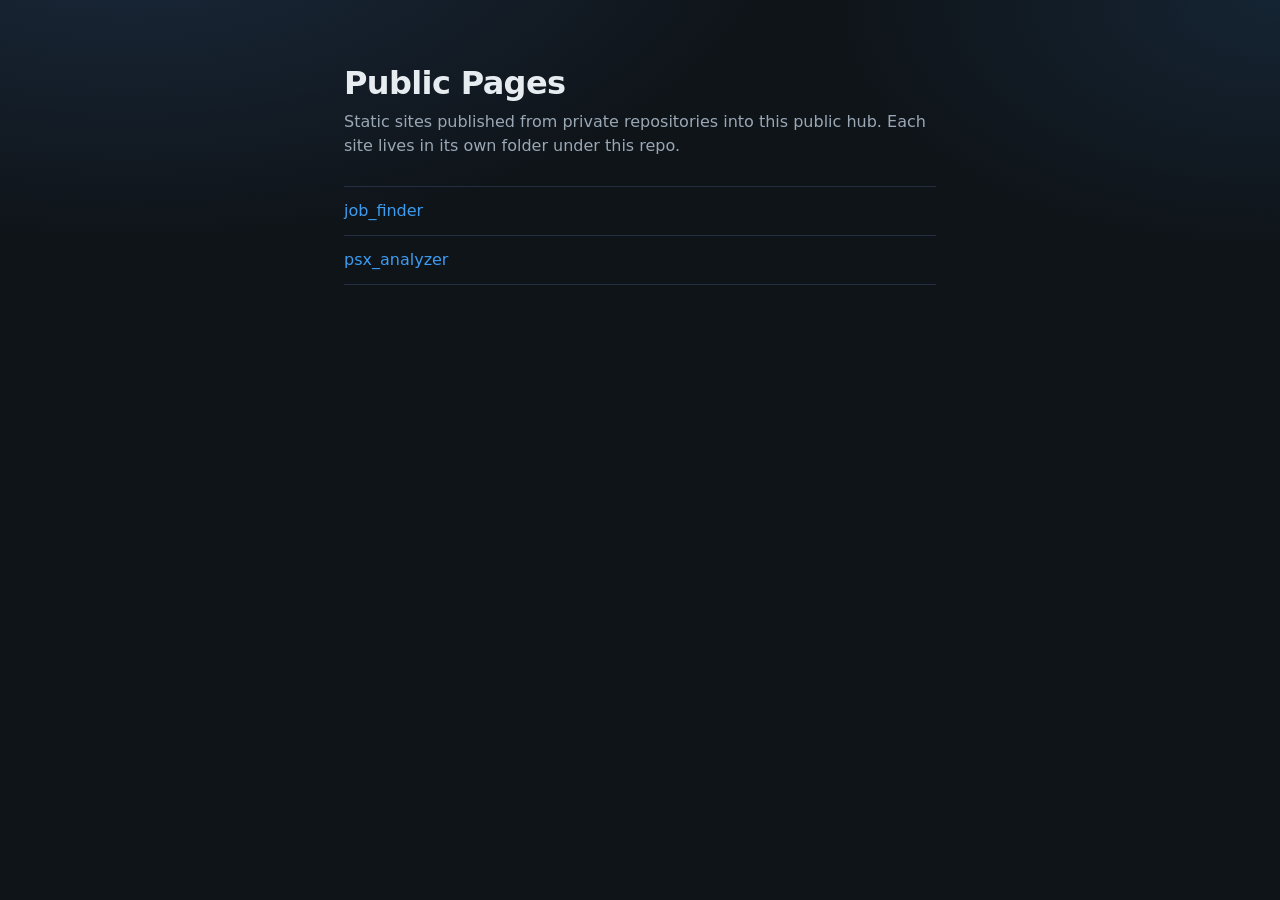
<file: index.html>
<!DOCTYPE html>
<html lang="en">
  <head>
    <meta charset="utf-8" />
    <meta name="viewport" content="width=device-width, initial-scale=1" />
    <title>Public Pages</title>
    <style>
      :root {
        --bg: #0f1419;
        --fg: #e7ecf1;
        --muted: #9aa7b5;
        --accent: #3d9cf0;
        --line: #243041;
      }
      * {
        box-sizing: border-box;
      }
      body {
        margin: 0;
        min-height: 100vh;
        font-family: "Segoe UI", system-ui, sans-serif;
        color: var(--fg);
        background:
          radial-gradient(1200px 600px at 10% -10%, #1a2a3d 0%, transparent 55%),
          radial-gradient(900px 500px at 100% 0%, #152433 0%, transparent 50%),
          var(--bg);
      }
      main {
        max-width: 40rem;
        margin: 0 auto;
        padding: 4rem 1.5rem 3rem;
      }
      h1 {
        margin: 0 0 0.5rem;
        font-size: 2rem;
        letter-spacing: -0.02em;
      }
      p {
        margin: 0 0 1.75rem;
        color: var(--muted);
        line-height: 1.5;
      }
      ul {
        list-style: none;
        margin: 0;
        padding: 0;
        border-top: 1px solid var(--line);
      }
      li {
        border-bottom: 1px solid var(--line);
      }
      a {
        display: block;
        padding: 0.9rem 0;
        color: var(--accent);
        text-decoration: none;
      }
      a:hover {
        text-decoration: underline;
      }
      .empty {
        color: var(--muted);
        font-size: 0.95rem;
      }
    </style>
  </head>
  <body>
    <main>
      <h1>Public Pages</h1>
      <p>
        Static sites published from private repositories into this public hub.
        Each site lives in its own folder under this repo.
      </p>
      <ul>
        <li><a href="./job_finder/">job_finder</a></li>
        <li><a href="./psx_analyzer/">psx_analyzer</a></li>
      </ul>
    </main>
  </body>
</html>
</file>
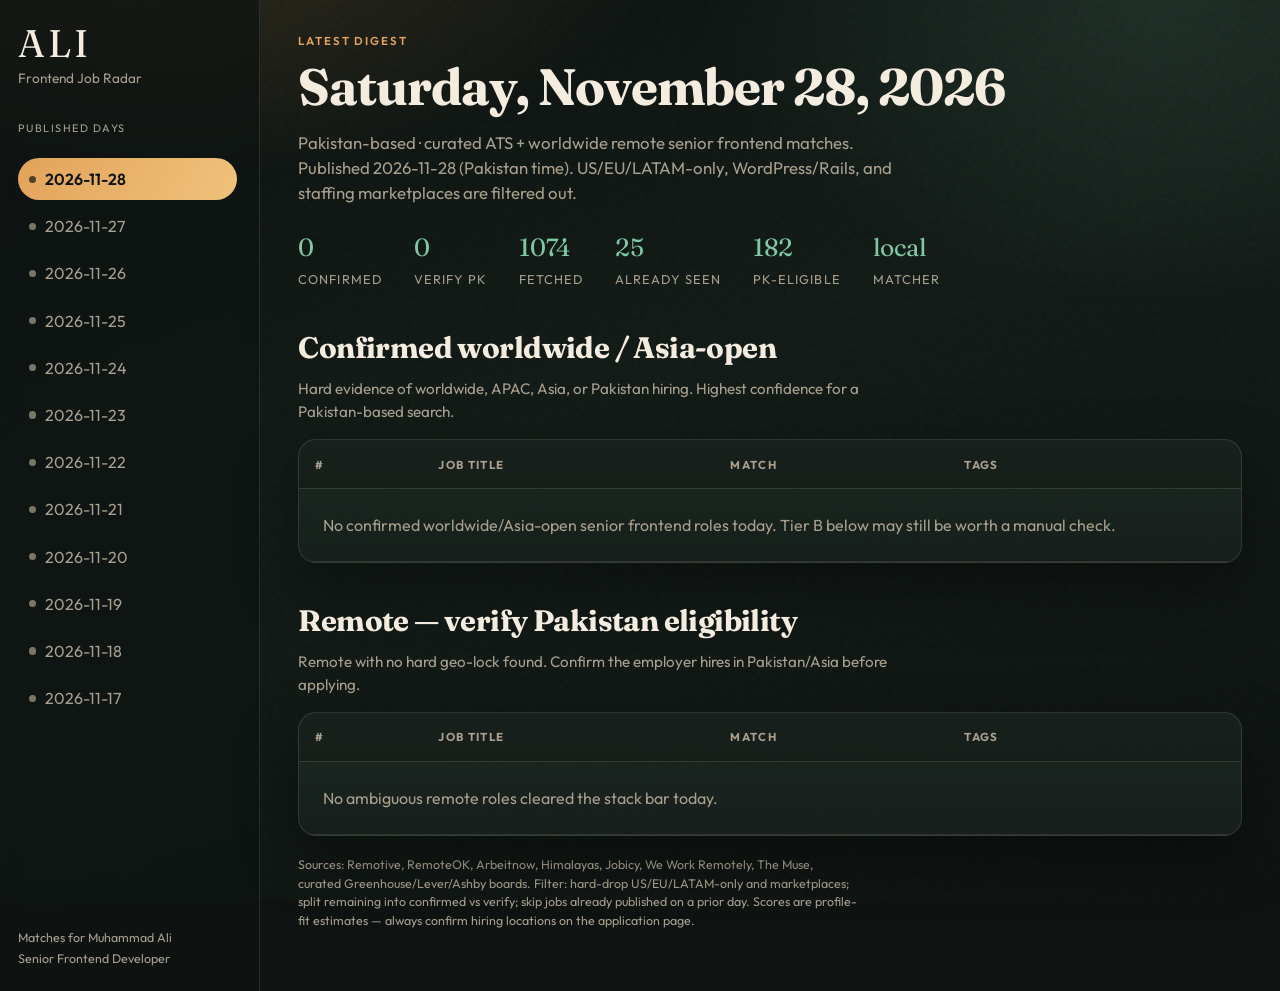
<file: job_finder/index.html>
<!DOCTYPE html>
<html lang="en">
<head>
  <meta charset="utf-8" />
  <meta name="viewport" content="width=device-width, initial-scale=1" />
  <title>Ali · Daily Frontend Roles · 2026-11-28</title>
  <meta name="description" content="Pakistan-based · curated ATS + worldwide remote senior frontend matches" />
  <link rel="preconnect" href="https://fonts.googleapis.com" />
  <link rel="preconnect" href="https://fonts.gstatic.com" crossorigin />
  <link href="https://fonts.googleapis.com/css2?family=Outfit:wght@400;500;600;700&family=Fraunces:opsz,wght@9..144,500;9..144,700&display=swap" rel="stylesheet" />
  <link rel="stylesheet" href="./assets/styles.css" />
  <link rel="canonical" href="https://alishah151.github.io/public_pages/job_finder/" />
</head>
<body>
  <div class="atmosphere" aria-hidden="true"></div>
  <div class="layout">
    
<aside class="sidebar">
  <div class="brand">
    <p class="brand-mark">ALI</p>
    <p class="brand-sub">Frontend Job Radar</p>
  </div>
  <p class="nav-label">Published days</p>
  <nav class="date-nav" aria-label="Archive by date">
    <a class="nav-item active" href="./index.html"><span class="nav-dot"></span>2026-11-28</a>
<a class="nav-item" href="./days/2026-11-27.html"><span class="nav-dot"></span>2026-11-27</a>
<a class="nav-item" href="./days/2026-11-26.html"><span class="nav-dot"></span>2026-11-26</a>
<a class="nav-item" href="./days/2026-11-25.html"><span class="nav-dot"></span>2026-11-25</a>
<a class="nav-item" href="./days/2026-11-24.html"><span class="nav-dot"></span>2026-11-24</a>
<a class="nav-item" href="./days/2026-11-23.html"><span class="nav-dot"></span>2026-11-23</a>
<a class="nav-item" href="./days/2026-11-22.html"><span class="nav-dot"></span>2026-11-22</a>
<a class="nav-item" href="./days/2026-11-21.html"><span class="nav-dot"></span>2026-11-21</a>
<a class="nav-item" href="./days/2026-11-20.html"><span class="nav-dot"></span>2026-11-20</a>
<a class="nav-item" href="./days/2026-11-19.html"><span class="nav-dot"></span>2026-11-19</a>
<a class="nav-item" href="./days/2026-11-18.html"><span class="nav-dot"></span>2026-11-18</a>
<a class="nav-item" href="./days/2026-11-17.html"><span class="nav-dot"></span>2026-11-17</a>
  </nav>
  <footer class="sidebar-foot">
    <p>Matches for Muhammad Ali</p>
    <p>Senior Frontend Developer</p>
  </footer>
</aside>
    <main class="main">
      <header class="hero">
        <p class="eyebrow">Latest digest</p>
        <h1>Saturday, November 28, 2026</h1>
        <p class="lede">Pakistan-based · curated ATS + worldwide remote senior frontend matches. Published 2026-11-28 (Pakistan time). US/EU/LATAM-only, WordPress/Rails, and staffing marketplaces are filtered out.</p>
        <div class="stats">
          <div><span class="stat-num">0</span><span class="stat-label">confirmed</span></div>
          <div><span class="stat-num">0</span><span class="stat-label">verify PK</span></div>
          <div><span class="stat-num">1074</span><span class="stat-label">fetched</span></div>
          <div><span class="stat-num">25</span><span class="stat-label">already seen</span></div>
          <div><span class="stat-num">182</span><span class="stat-label">PK-eligible</span></div>
          <div><span class="stat-num">local</span><span class="stat-label">matcher</span></div>
        </div>
      </header>

      
<section class="tier-section" aria-labelledby="tier-confirmed">
  <div class="tier-head">
    <h2 id="tier-confirmed">Confirmed worldwide / Asia-open</h2>
    <p>Hard evidence of worldwide, APAC, Asia, or Pakistan hiring. Highest confidence for a Pakistan-based search.</p>
  </div>
  <div class="table-wrap" aria-label="Confirmed worldwide / Asia-open">
    <table>
      <thead>
        <tr>
          <th>#</th>
          <th>Job title</th>
          <th>Match</th>
          <th>Tags</th>
          <th></th>
        </tr>
      </thead>
      <tbody>
        <tr><td colspan="5" class="empty">No confirmed worldwide/Asia-open senior frontend roles today. Tier B below may still be worth a manual check.</td></tr>
      </tbody>
    </table>
  </div>
</section>

      
<section class="tier-section" aria-labelledby="tier-verify">
  <div class="tier-head">
    <h2 id="tier-verify">Remote — verify Pakistan eligibility</h2>
    <p>Remote with no hard geo-lock found. Confirm the employer hires in Pakistan/Asia before applying.</p>
  </div>
  <div class="table-wrap" aria-label="Remote — verify Pakistan eligibility">
    <table>
      <thead>
        <tr>
          <th>#</th>
          <th>Job title</th>
          <th>Match</th>
          <th>Tags</th>
          <th></th>
        </tr>
      </thead>
      <tbody>
        <tr><td colspan="5" class="empty">No ambiguous remote roles cleared the stack bar today.</td></tr>
      </tbody>
    </table>
  </div>
</section>

      <p class="disclaimer">Sources: Remotive, RemoteOK, Arbeitnow, Himalayas, Jobicy, We Work Remotely, The Muse, curated Greenhouse/Lever/Ashby boards. Filter: hard-drop US/EU/LATAM-only and marketplaces; split remaining into confirmed vs verify; skip jobs already published on a prior day. Scores are profile-fit estimates — always confirm hiring locations on the application page.</p>
    </main>
  </div>
</body>
</html>
</file>
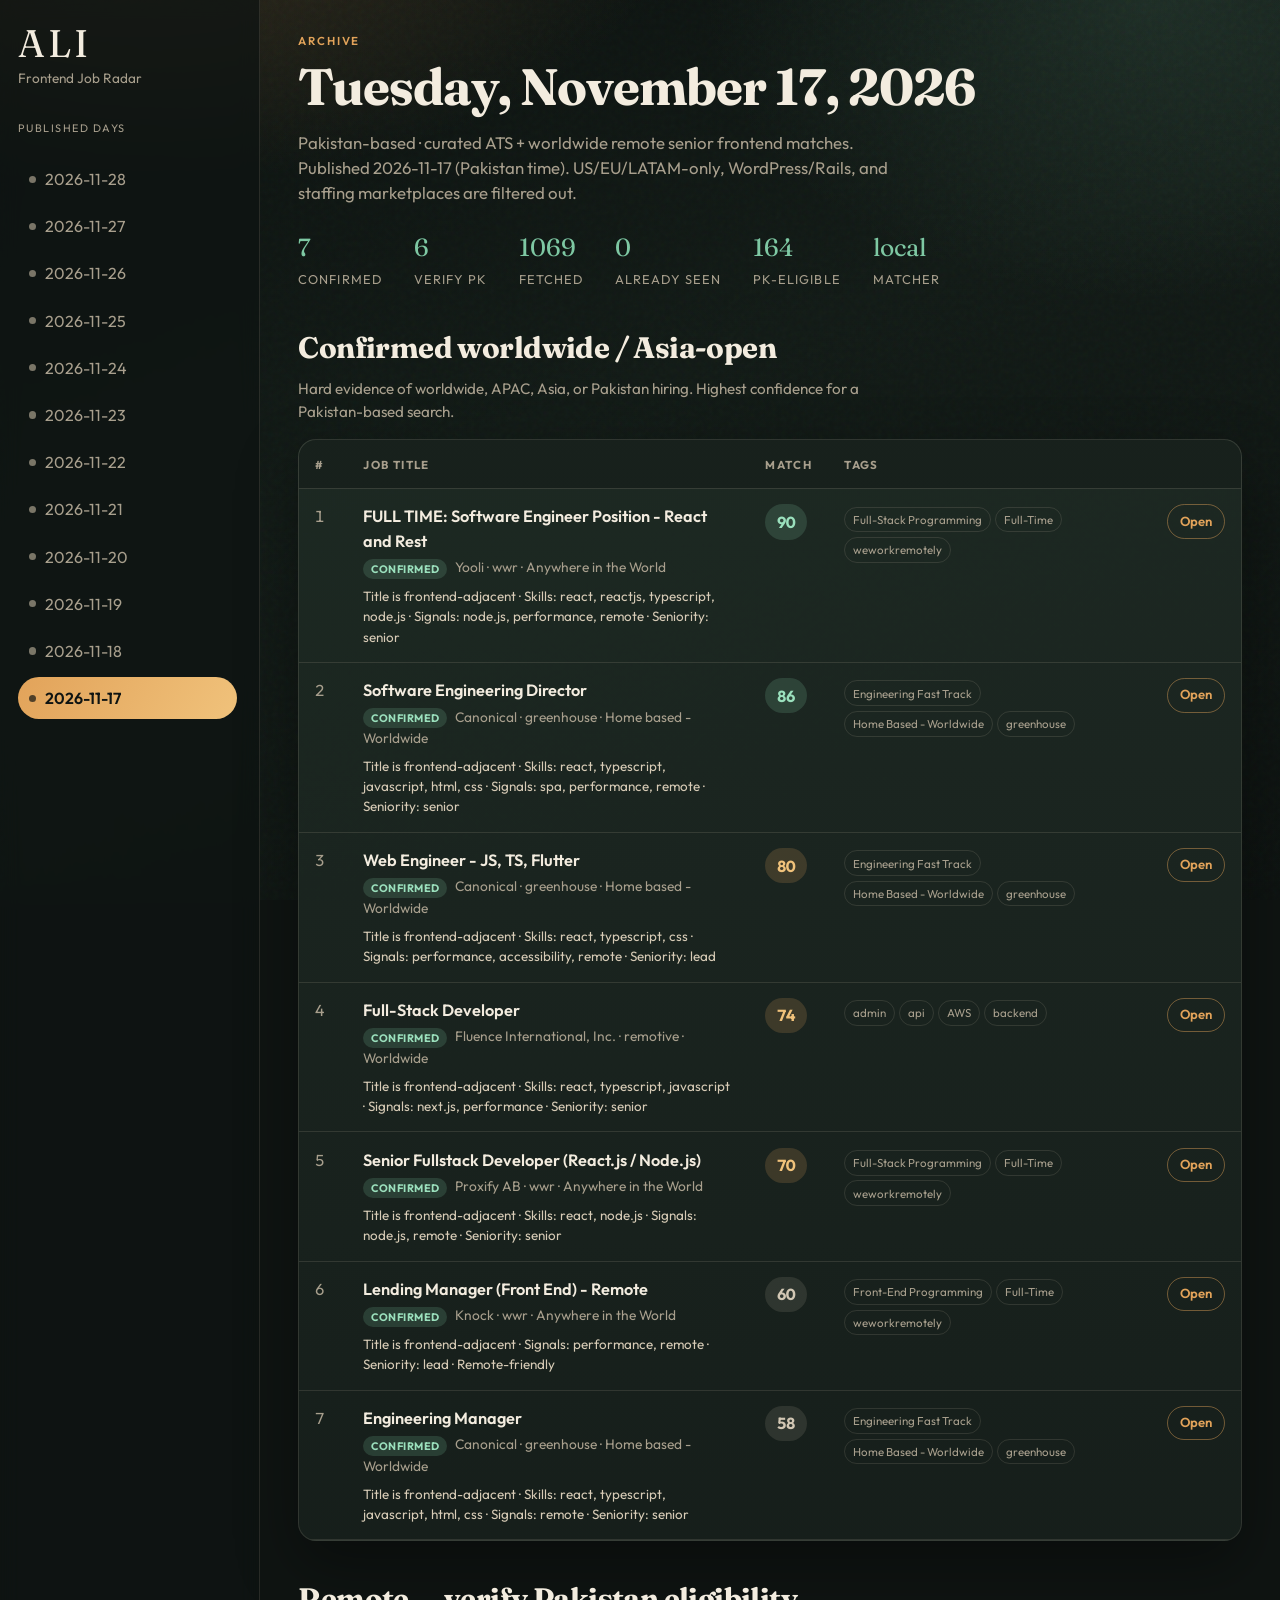
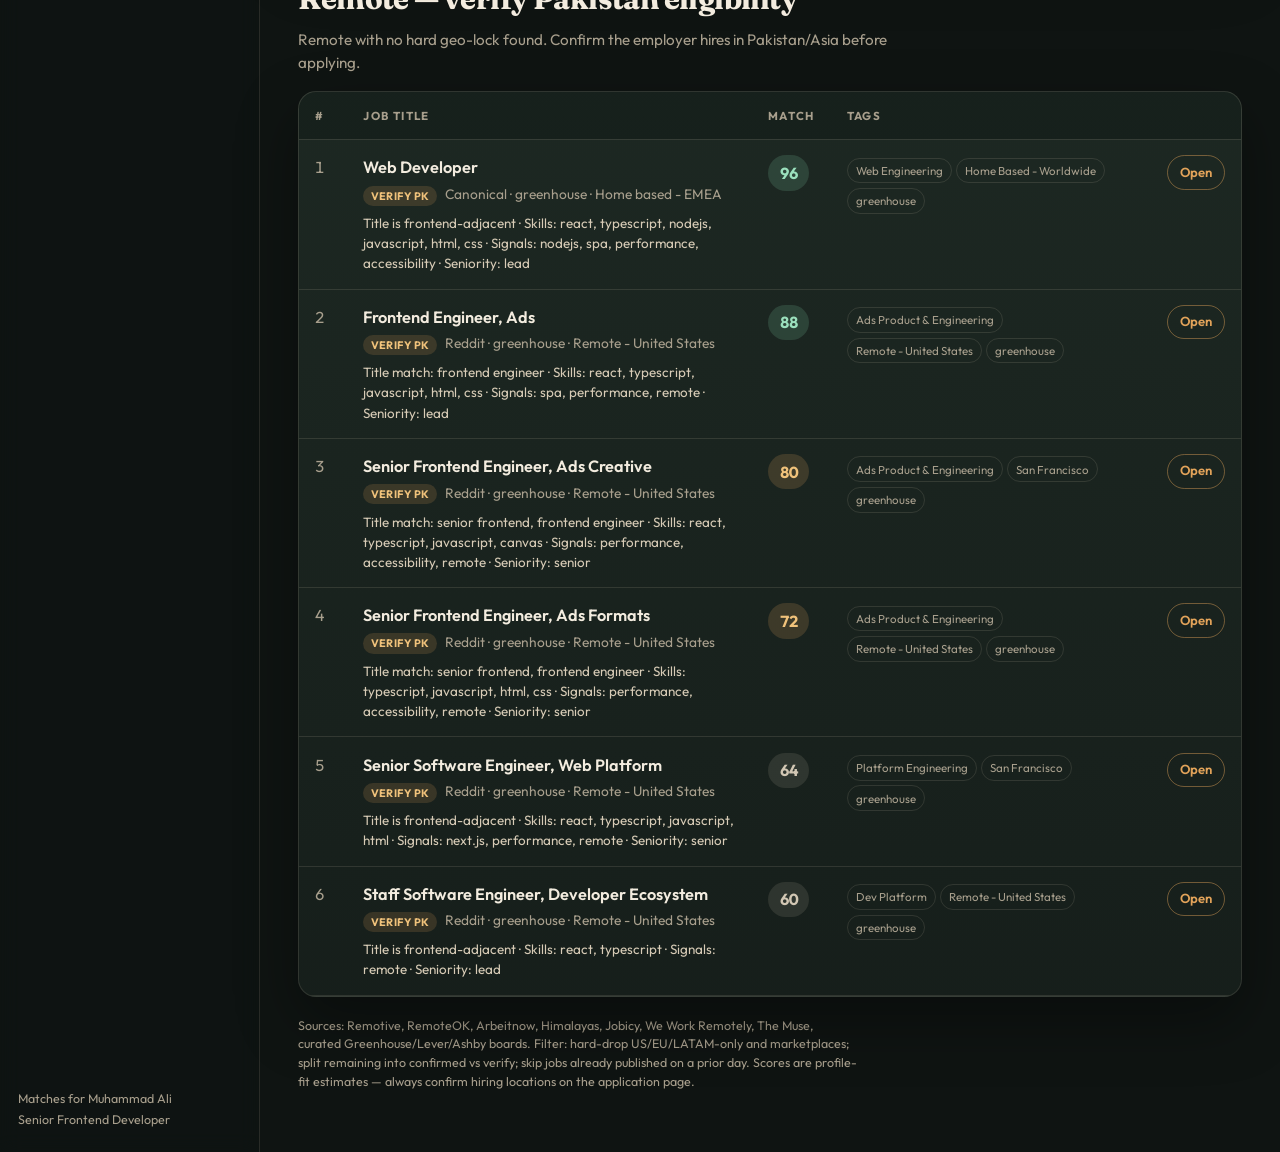
<file: job_finder/days/2026-11-17.html>
<!DOCTYPE html>
<html lang="en">
<head>
  <meta charset="utf-8" />
  <meta name="viewport" content="width=device-width, initial-scale=1" />
  <title>Ali · Daily Frontend Roles · 2026-11-17</title>
  <meta name="description" content="Pakistan-based · curated ATS + worldwide remote senior frontend matches" />
  <link rel="preconnect" href="https://fonts.googleapis.com" />
  <link rel="preconnect" href="https://fonts.gstatic.com" crossorigin />
  <link href="https://fonts.googleapis.com/css2?family=Outfit:wght@400;500;600;700&family=Fraunces:opsz,wght@9..144,500;9..144,700&display=swap" rel="stylesheet" />
  <link rel="stylesheet" href="../assets/styles.css" />
  <link rel="canonical" href="https://alishah151.github.io/public_pages/job_finder/days/2026-11-17.html" />
</head>
<body>
  <div class="atmosphere" aria-hidden="true"></div>
  <div class="layout">
    
<aside class="sidebar">
  <div class="brand">
    <p class="brand-mark">ALI</p>
    <p class="brand-sub">Frontend Job Radar</p>
  </div>
  <p class="nav-label">Published days</p>
  <nav class="date-nav" aria-label="Archive by date">
    <a class="nav-item" href="../index.html"><span class="nav-dot"></span>2026-11-28</a>
<a class="nav-item" href="../days/2026-11-27.html"><span class="nav-dot"></span>2026-11-27</a>
<a class="nav-item" href="../days/2026-11-26.html"><span class="nav-dot"></span>2026-11-26</a>
<a class="nav-item" href="../days/2026-11-25.html"><span class="nav-dot"></span>2026-11-25</a>
<a class="nav-item" href="../days/2026-11-24.html"><span class="nav-dot"></span>2026-11-24</a>
<a class="nav-item" href="../days/2026-11-23.html"><span class="nav-dot"></span>2026-11-23</a>
<a class="nav-item" href="../days/2026-11-22.html"><span class="nav-dot"></span>2026-11-22</a>
<a class="nav-item" href="../days/2026-11-21.html"><span class="nav-dot"></span>2026-11-21</a>
<a class="nav-item" href="../days/2026-11-20.html"><span class="nav-dot"></span>2026-11-20</a>
<a class="nav-item" href="../days/2026-11-19.html"><span class="nav-dot"></span>2026-11-19</a>
<a class="nav-item" href="../days/2026-11-18.html"><span class="nav-dot"></span>2026-11-18</a>
<a class="nav-item active" href="../days/2026-11-17.html"><span class="nav-dot"></span>2026-11-17</a>
  </nav>
  <footer class="sidebar-foot">
    <p>Matches for Muhammad Ali</p>
    <p>Senior Frontend Developer</p>
  </footer>
</aside>
    <main class="main">
      <header class="hero">
        <p class="eyebrow">Archive</p>
        <h1>Tuesday, November 17, 2026</h1>
        <p class="lede">Pakistan-based · curated ATS + worldwide remote senior frontend matches. Published 2026-11-17 (Pakistan time). US/EU/LATAM-only, WordPress/Rails, and staffing marketplaces are filtered out.</p>
        <div class="stats">
          <div><span class="stat-num">7</span><span class="stat-label">confirmed</span></div>
          <div><span class="stat-num">6</span><span class="stat-label">verify PK</span></div>
          <div><span class="stat-num">1069</span><span class="stat-label">fetched</span></div>
          <div><span class="stat-num">0</span><span class="stat-label">already seen</span></div>
          <div><span class="stat-num">164</span><span class="stat-label">PK-eligible</span></div>
          <div><span class="stat-num">local</span><span class="stat-label">matcher</span></div>
        </div>
      </header>

      
<section class="tier-section" aria-labelledby="tier-confirmed">
  <div class="tier-head">
    <h2 id="tier-confirmed">Confirmed worldwide / Asia-open</h2>
    <p>Hard evidence of worldwide, APAC, Asia, or Pakistan hiring. Highest confidence for a Pakistan-based search.</p>
  </div>
  <div class="table-wrap" aria-label="Confirmed worldwide / Asia-open">
    <table>
      <thead>
        <tr>
          <th>#</th>
          <th>Job title</th>
          <th>Match</th>
          <th>Tags</th>
          <th></th>
        </tr>
      </thead>
      <tbody>
        <tr id="wwr-yooli-full-time-software-engineer-position-react-and-rest-https-weworkremote">
  <td class="col-rank">1</td>
  <td class="col-title">
    <a href="https://weworkremotely.com/remote-jobs/yooli-full-time-software-engineer-position-react-and-rest-1" target="_blank" rel="noopener noreferrer">FULL TIME: Software Engineer Position - React and Rest</a>
    <div class="meta"><span class="badge badge-confirmed">Confirmed</span> Yooli · wwr · Anywhere in the World</div>
    <div class="reason">Title is frontend-adjacent · Skills: react, reactjs, typescript, node.js · Signals: node.js, performance, remote · Seniority: senior</div>
    
  </td>
  <td class="col-score"><span class="score score-high">90</span></td>
  <td class="col-tags"><span class="tag">Full-Stack Programming</span><span class="tag">Full-Time</span><span class="tag">weworkremotely</span></td>
  <td class="col-link"><a class="open" href="https://weworkremotely.com/remote-jobs/yooli-full-time-software-engineer-position-react-and-rest-1" target="_blank" rel="noopener noreferrer">Open</a></td>
</tr>
<tr id="greenhouse-canonical-software-engineering-director-5211861">
  <td class="col-rank">2</td>
  <td class="col-title">
    <a href="https://job-boards.greenhouse.io/canonical/jobs/5211861" target="_blank" rel="noopener noreferrer">Software Engineering Director</a>
    <div class="meta"><span class="badge badge-confirmed">Confirmed</span> Canonical · greenhouse · Home based - Worldwide</div>
    <div class="reason">Title is frontend-adjacent · Skills: react, typescript, javascript, html, css · Signals: spa, performance, remote · Seniority: senior</div>
    
  </td>
  <td class="col-score"><span class="score score-high">86</span></td>
  <td class="col-tags"><span class="tag">Engineering Fast Track</span><span class="tag">Home Based - Worldwide</span><span class="tag">greenhouse</span></td>
  <td class="col-link"><a class="open" href="https://job-boards.greenhouse.io/canonical/jobs/5211861" target="_blank" rel="noopener noreferrer">Open</a></td>
</tr>
<tr id="greenhouse-canonical-web-engineer-js-ts-flutter-5150422">
  <td class="col-rank">3</td>
  <td class="col-title">
    <a href="https://job-boards.greenhouse.io/canonical/jobs/5150422" target="_blank" rel="noopener noreferrer">Web Engineer - JS, TS, Flutter</a>
    <div class="meta"><span class="badge badge-confirmed">Confirmed</span> Canonical · greenhouse · Home based - Worldwide</div>
    <div class="reason">Title is frontend-adjacent · Skills: react, typescript, css · Signals: performance, accessibility, remote · Seniority: lead</div>
    
  </td>
  <td class="col-score"><span class="score score-mid">80</span></td>
  <td class="col-tags"><span class="tag">Engineering Fast Track</span><span class="tag">Home Based - Worldwide</span><span class="tag">greenhouse</span></td>
  <td class="col-link"><a class="open" href="https://job-boards.greenhouse.io/canonical/jobs/5150422" target="_blank" rel="noopener noreferrer">Open</a></td>
</tr>
<tr id="remotive-fluence-international-inc-full-stack-developer-2091165">
  <td class="col-rank">4</td>
  <td class="col-title">
    <a href="https://remotive.com/remote-jobs/software-development/full-stack-developer-2091165" target="_blank" rel="noopener noreferrer">Full-Stack Developer</a>
    <div class="meta"><span class="badge badge-confirmed">Confirmed</span> Fluence International, Inc. · remotive · Worldwide</div>
    <div class="reason">Title is frontend-adjacent · Skills: react, typescript, javascript · Signals: next.js, performance · Seniority: senior</div>
    
  </td>
  <td class="col-score"><span class="score score-mid">74</span></td>
  <td class="col-tags"><span class="tag">admin</span><span class="tag">api</span><span class="tag">AWS</span><span class="tag">backend</span></td>
  <td class="col-link"><a class="open" href="https://remotive.com/remote-jobs/software-development/full-stack-developer-2091165" target="_blank" rel="noopener noreferrer">Open</a></td>
</tr>
<tr id="wwr-proxify-ab-senior-fullstack-developer-react-js-node-js-https-weworkremotely-">
  <td class="col-rank">5</td>
  <td class="col-title">
    <a href="https://weworkremotely.com/remote-jobs/proxify-ab-senior-fullstack-developer-react-js-node-js-5" target="_blank" rel="noopener noreferrer">Senior Fullstack Developer (React.js / Node.js)</a>
    <div class="meta"><span class="badge badge-confirmed">Confirmed</span> Proxify AB · wwr · Anywhere in the World</div>
    <div class="reason">Title is frontend-adjacent · Skills: react, node.js · Signals: node.js, remote · Seniority: senior</div>
    
  </td>
  <td class="col-score"><span class="score score-mid">70</span></td>
  <td class="col-tags"><span class="tag">Full-Stack Programming</span><span class="tag">Full-Time</span><span class="tag">weworkremotely</span></td>
  <td class="col-link"><a class="open" href="https://weworkremotely.com/remote-jobs/proxify-ab-senior-fullstack-developer-react-js-node-js-5" target="_blank" rel="noopener noreferrer">Open</a></td>
</tr>
<tr id="wwr-knock-lending-manager-front-end-remote-https-weworkremotely-com-remote-jobs-">
  <td class="col-rank">6</td>
  <td class="col-title">
    <a href="https://weworkremotely.com/remote-jobs/knock-lending-manager-front-end-remote" target="_blank" rel="noopener noreferrer">Lending Manager (Front End) - Remote</a>
    <div class="meta"><span class="badge badge-confirmed">Confirmed</span> Knock · wwr · Anywhere in the World</div>
    <div class="reason">Title is frontend-adjacent · Signals: performance, remote · Seniority: lead · Remote-friendly</div>
    
  </td>
  <td class="col-score"><span class="score score-ok">60</span></td>
  <td class="col-tags"><span class="tag">Front-End Programming</span><span class="tag">Full-Time</span><span class="tag">weworkremotely</span></td>
  <td class="col-link"><a class="open" href="https://weworkremotely.com/remote-jobs/knock-lending-manager-front-end-remote" target="_blank" rel="noopener noreferrer">Open</a></td>
</tr>
<tr id="greenhouse-canonical-engineering-manager-5188002">
  <td class="col-rank">7</td>
  <td class="col-title">
    <a href="https://job-boards.greenhouse.io/canonical/jobs/5188002" target="_blank" rel="noopener noreferrer">Engineering Manager</a>
    <div class="meta"><span class="badge badge-confirmed">Confirmed</span> Canonical · greenhouse · Home based - Worldwide</div>
    <div class="reason">Title is frontend-adjacent · Skills: react, typescript, javascript, html, css · Signals: remote · Seniority: senior</div>
    
  </td>
  <td class="col-score"><span class="score score-ok">58</span></td>
  <td class="col-tags"><span class="tag">Engineering Fast Track</span><span class="tag">Home Based - Worldwide</span><span class="tag">greenhouse</span></td>
  <td class="col-link"><a class="open" href="https://job-boards.greenhouse.io/canonical/jobs/5188002" target="_blank" rel="noopener noreferrer">Open</a></td>
</tr>
      </tbody>
    </table>
  </div>
</section>

      
<section class="tier-section" aria-labelledby="tier-verify">
  <div class="tier-head">
    <h2 id="tier-verify">Remote — verify Pakistan eligibility</h2>
    <p>Remote with no hard geo-lock found. Confirm the employer hires in Pakistan/Asia before applying.</p>
  </div>
  <div class="table-wrap" aria-label="Remote — verify Pakistan eligibility">
    <table>
      <thead>
        <tr>
          <th>#</th>
          <th>Job title</th>
          <th>Match</th>
          <th>Tags</th>
          <th></th>
        </tr>
      </thead>
      <tbody>
        <tr id="greenhouse-canonical-web-developer-2804965">
  <td class="col-rank">1</td>
  <td class="col-title">
    <a href="https://job-boards.greenhouse.io/canonical/jobs/2804965" target="_blank" rel="noopener noreferrer">Web Developer</a>
    <div class="meta"><span class="badge badge-verify">Verify PK</span> Canonical · greenhouse · Home based - EMEA</div>
    <div class="reason">Title is frontend-adjacent · Skills: react, typescript, nodejs, javascript, html, css · Signals: nodejs, spa, performance, accessibility · Seniority: lead</div>
    
  </td>
  <td class="col-score"><span class="score score-high">96</span></td>
  <td class="col-tags"><span class="tag">Web Engineering</span><span class="tag">Home Based - Worldwide</span><span class="tag">greenhouse</span></td>
  <td class="col-link"><a class="open" href="https://job-boards.greenhouse.io/canonical/jobs/2804965" target="_blank" rel="noopener noreferrer">Open</a></td>
</tr>
<tr id="greenhouse-reddit-frontend-engineer-ads-8194576">
  <td class="col-rank">2</td>
  <td class="col-title">
    <a href="https://job-boards.greenhouse.io/reddit/jobs/8194576" target="_blank" rel="noopener noreferrer">Frontend Engineer, Ads</a>
    <div class="meta"><span class="badge badge-verify">Verify PK</span> Reddit · greenhouse · Remote - United States</div>
    <div class="reason">Title match: frontend engineer · Skills: react, typescript, javascript, html, css · Signals: spa, performance, remote · Seniority: lead</div>
    
  </td>
  <td class="col-score"><span class="score score-high">88</span></td>
  <td class="col-tags"><span class="tag">Ads Product &amp; Engineering</span><span class="tag">Remote - United States</span><span class="tag">greenhouse</span></td>
  <td class="col-link"><a class="open" href="https://job-boards.greenhouse.io/reddit/jobs/8194576" target="_blank" rel="noopener noreferrer">Open</a></td>
</tr>
<tr id="greenhouse-reddit-senior-frontend-engineer-ads-creative-8175520">
  <td class="col-rank">3</td>
  <td class="col-title">
    <a href="https://job-boards.greenhouse.io/reddit/jobs/8175520" target="_blank" rel="noopener noreferrer">Senior Frontend Engineer, Ads Creative</a>
    <div class="meta"><span class="badge badge-verify">Verify PK</span> Reddit · greenhouse · Remote - United States</div>
    <div class="reason">Title match: senior frontend, frontend engineer · Skills: react, typescript, javascript, canvas · Signals: performance, accessibility, remote · Seniority: senior</div>
    
  </td>
  <td class="col-score"><span class="score score-mid">80</span></td>
  <td class="col-tags"><span class="tag">Ads Product &amp; Engineering</span><span class="tag">San Francisco</span><span class="tag">greenhouse</span></td>
  <td class="col-link"><a class="open" href="https://job-boards.greenhouse.io/reddit/jobs/8175520" target="_blank" rel="noopener noreferrer">Open</a></td>
</tr>
<tr id="greenhouse-reddit-senior-frontend-engineer-ads-formats-8287466">
  <td class="col-rank">4</td>
  <td class="col-title">
    <a href="https://job-boards.greenhouse.io/reddit/jobs/8287466" target="_blank" rel="noopener noreferrer">Senior Frontend Engineer, Ads Formats</a>
    <div class="meta"><span class="badge badge-verify">Verify PK</span> Reddit · greenhouse · Remote - United States</div>
    <div class="reason">Title match: senior frontend, frontend engineer · Skills: typescript, javascript, html, css · Signals: performance, accessibility, remote · Seniority: senior</div>
    
  </td>
  <td class="col-score"><span class="score score-mid">72</span></td>
  <td class="col-tags"><span class="tag">Ads Product &amp; Engineering</span><span class="tag">Remote - United States</span><span class="tag">greenhouse</span></td>
  <td class="col-link"><a class="open" href="https://job-boards.greenhouse.io/reddit/jobs/8287466" target="_blank" rel="noopener noreferrer">Open</a></td>
</tr>
<tr id="greenhouse-reddit-senior-software-engineer-web-platform-8303798">
  <td class="col-rank">5</td>
  <td class="col-title">
    <a href="https://job-boards.greenhouse.io/reddit/jobs/8303798" target="_blank" rel="noopener noreferrer">Senior Software Engineer, Web Platform</a>
    <div class="meta"><span class="badge badge-verify">Verify PK</span> Reddit · greenhouse · Remote - United States</div>
    <div class="reason">Title is frontend-adjacent · Skills: react, typescript, javascript, html · Signals: next.js, performance, remote · Seniority: senior</div>
    
  </td>
  <td class="col-score"><span class="score score-ok">64</span></td>
  <td class="col-tags"><span class="tag">Platform Engineering</span><span class="tag">San Francisco</span><span class="tag">greenhouse</span></td>
  <td class="col-link"><a class="open" href="https://job-boards.greenhouse.io/reddit/jobs/8303798" target="_blank" rel="noopener noreferrer">Open</a></td>
</tr>
<tr id="greenhouse-reddit-staff-software-engineer-developer-ecosystem-8180636">
  <td class="col-rank">6</td>
  <td class="col-title">
    <a href="https://job-boards.greenhouse.io/reddit/jobs/8180636" target="_blank" rel="noopener noreferrer">Staff Software Engineer, Developer Ecosystem</a>
    <div class="meta"><span class="badge badge-verify">Verify PK</span> Reddit · greenhouse · Remote - United States</div>
    <div class="reason">Title is frontend-adjacent · Skills: react, typescript · Signals: remote · Seniority: lead</div>
    
  </td>
  <td class="col-score"><span class="score score-ok">60</span></td>
  <td class="col-tags"><span class="tag">Dev Platform</span><span class="tag">Remote - United States</span><span class="tag">greenhouse</span></td>
  <td class="col-link"><a class="open" href="https://job-boards.greenhouse.io/reddit/jobs/8180636" target="_blank" rel="noopener noreferrer">Open</a></td>
</tr>
      </tbody>
    </table>
  </div>
</section>

      <p class="disclaimer">Sources: Remotive, RemoteOK, Arbeitnow, Himalayas, Jobicy, We Work Remotely, The Muse, curated Greenhouse/Lever/Ashby boards. Filter: hard-drop US/EU/LATAM-only and marketplaces; split remaining into confirmed vs verify; skip jobs already published on a prior day. Scores are profile-fit estimates — always confirm hiring locations on the application page.</p>
    </main>
  </div>
</body>
</html>
</file>
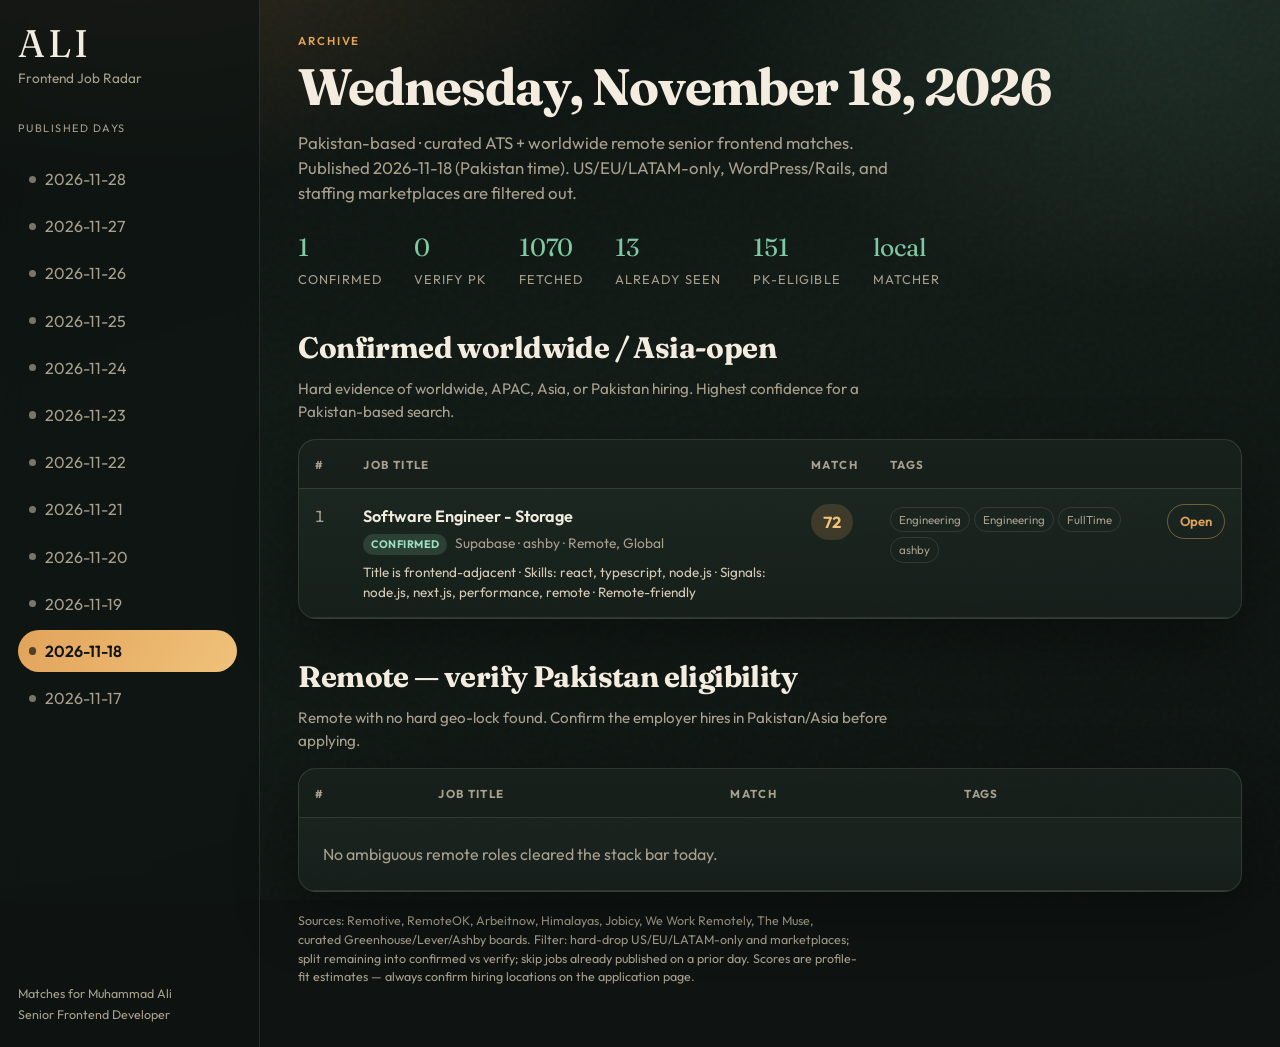
<file: job_finder/days/2026-11-18.html>
<!DOCTYPE html>
<html lang="en">
<head>
  <meta charset="utf-8" />
  <meta name="viewport" content="width=device-width, initial-scale=1" />
  <title>Ali · Daily Frontend Roles · 2026-11-18</title>
  <meta name="description" content="Pakistan-based · curated ATS + worldwide remote senior frontend matches" />
  <link rel="preconnect" href="https://fonts.googleapis.com" />
  <link rel="preconnect" href="https://fonts.gstatic.com" crossorigin />
  <link href="https://fonts.googleapis.com/css2?family=Outfit:wght@400;500;600;700&family=Fraunces:opsz,wght@9..144,500;9..144,700&display=swap" rel="stylesheet" />
  <link rel="stylesheet" href="../assets/styles.css" />
  <link rel="canonical" href="https://alishah151.github.io/public_pages/job_finder/days/2026-11-18.html" />
</head>
<body>
  <div class="atmosphere" aria-hidden="true"></div>
  <div class="layout">
    
<aside class="sidebar">
  <div class="brand">
    <p class="brand-mark">ALI</p>
    <p class="brand-sub">Frontend Job Radar</p>
  </div>
  <p class="nav-label">Published days</p>
  <nav class="date-nav" aria-label="Archive by date">
    <a class="nav-item" href="../index.html"><span class="nav-dot"></span>2026-11-28</a>
<a class="nav-item" href="../days/2026-11-27.html"><span class="nav-dot"></span>2026-11-27</a>
<a class="nav-item" href="../days/2026-11-26.html"><span class="nav-dot"></span>2026-11-26</a>
<a class="nav-item" href="../days/2026-11-25.html"><span class="nav-dot"></span>2026-11-25</a>
<a class="nav-item" href="../days/2026-11-24.html"><span class="nav-dot"></span>2026-11-24</a>
<a class="nav-item" href="../days/2026-11-23.html"><span class="nav-dot"></span>2026-11-23</a>
<a class="nav-item" href="../days/2026-11-22.html"><span class="nav-dot"></span>2026-11-22</a>
<a class="nav-item" href="../days/2026-11-21.html"><span class="nav-dot"></span>2026-11-21</a>
<a class="nav-item" href="../days/2026-11-20.html"><span class="nav-dot"></span>2026-11-20</a>
<a class="nav-item" href="../days/2026-11-19.html"><span class="nav-dot"></span>2026-11-19</a>
<a class="nav-item active" href="../days/2026-11-18.html"><span class="nav-dot"></span>2026-11-18</a>
<a class="nav-item" href="../days/2026-11-17.html"><span class="nav-dot"></span>2026-11-17</a>
  </nav>
  <footer class="sidebar-foot">
    <p>Matches for Muhammad Ali</p>
    <p>Senior Frontend Developer</p>
  </footer>
</aside>
    <main class="main">
      <header class="hero">
        <p class="eyebrow">Archive</p>
        <h1>Wednesday, November 18, 2026</h1>
        <p class="lede">Pakistan-based · curated ATS + worldwide remote senior frontend matches. Published 2026-11-18 (Pakistan time). US/EU/LATAM-only, WordPress/Rails, and staffing marketplaces are filtered out.</p>
        <div class="stats">
          <div><span class="stat-num">1</span><span class="stat-label">confirmed</span></div>
          <div><span class="stat-num">0</span><span class="stat-label">verify PK</span></div>
          <div><span class="stat-num">1070</span><span class="stat-label">fetched</span></div>
          <div><span class="stat-num">13</span><span class="stat-label">already seen</span></div>
          <div><span class="stat-num">151</span><span class="stat-label">PK-eligible</span></div>
          <div><span class="stat-num">local</span><span class="stat-label">matcher</span></div>
        </div>
      </header>

      
<section class="tier-section" aria-labelledby="tier-confirmed">
  <div class="tier-head">
    <h2 id="tier-confirmed">Confirmed worldwide / Asia-open</h2>
    <p>Hard evidence of worldwide, APAC, Asia, or Pakistan hiring. Highest confidence for a Pakistan-based search.</p>
  </div>
  <div class="table-wrap" aria-label="Confirmed worldwide / Asia-open">
    <table>
      <thead>
        <tr>
          <th>#</th>
          <th>Job title</th>
          <th>Match</th>
          <th>Tags</th>
          <th></th>
        </tr>
      </thead>
      <tbody>
        <tr id="ashby-supabase-software-engineer-storage-9f2ba0b2-6d3b-43ea-990f-5b4bf3930520">
  <td class="col-rank">1</td>
  <td class="col-title">
    <a href="https://jobs.ashbyhq.com/supabase/9f2ba0b2-6d3b-43ea-990f-5b4bf3930520" target="_blank" rel="noopener noreferrer">Software Engineer - Storage</a>
    <div class="meta"><span class="badge badge-confirmed">Confirmed</span> Supabase · ashby · Remote, Global</div>
    <div class="reason">Title is frontend-adjacent · Skills: react, typescript, node.js · Signals: node.js, next.js, performance, remote · Remote-friendly</div>
    
  </td>
  <td class="col-score"><span class="score score-mid">72</span></td>
  <td class="col-tags"><span class="tag">Engineering</span><span class="tag">Engineering</span><span class="tag">FullTime</span><span class="tag">ashby</span></td>
  <td class="col-link"><a class="open" href="https://jobs.ashbyhq.com/supabase/9f2ba0b2-6d3b-43ea-990f-5b4bf3930520" target="_blank" rel="noopener noreferrer">Open</a></td>
</tr>
      </tbody>
    </table>
  </div>
</section>

      
<section class="tier-section" aria-labelledby="tier-verify">
  <div class="tier-head">
    <h2 id="tier-verify">Remote — verify Pakistan eligibility</h2>
    <p>Remote with no hard geo-lock found. Confirm the employer hires in Pakistan/Asia before applying.</p>
  </div>
  <div class="table-wrap" aria-label="Remote — verify Pakistan eligibility">
    <table>
      <thead>
        <tr>
          <th>#</th>
          <th>Job title</th>
          <th>Match</th>
          <th>Tags</th>
          <th></th>
        </tr>
      </thead>
      <tbody>
        <tr><td colspan="5" class="empty">No ambiguous remote roles cleared the stack bar today.</td></tr>
      </tbody>
    </table>
  </div>
</section>

      <p class="disclaimer">Sources: Remotive, RemoteOK, Arbeitnow, Himalayas, Jobicy, We Work Remotely, The Muse, curated Greenhouse/Lever/Ashby boards. Filter: hard-drop US/EU/LATAM-only and marketplaces; split remaining into confirmed vs verify; skip jobs already published on a prior day. Scores are profile-fit estimates — always confirm hiring locations on the application page.</p>
    </main>
  </div>
</body>
</html>
</file>
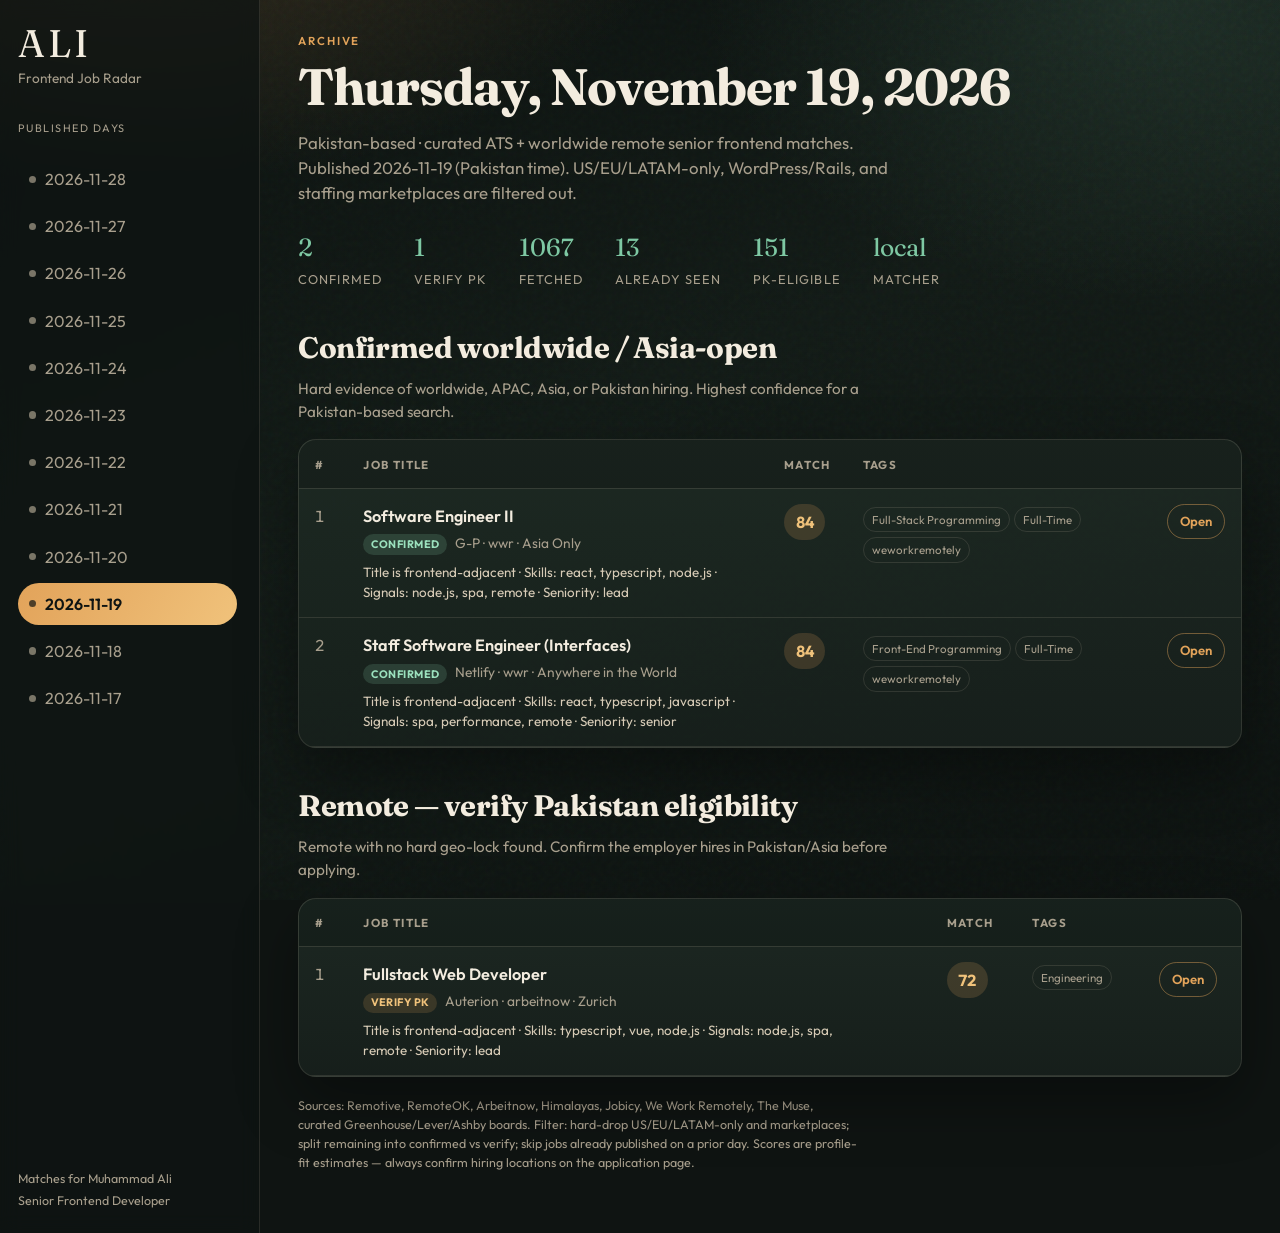
<file: job_finder/days/2026-11-19.html>
<!DOCTYPE html>
<html lang="en">
<head>
  <meta charset="utf-8" />
  <meta name="viewport" content="width=device-width, initial-scale=1" />
  <title>Ali · Daily Frontend Roles · 2026-11-19</title>
  <meta name="description" content="Pakistan-based · curated ATS + worldwide remote senior frontend matches" />
  <link rel="preconnect" href="https://fonts.googleapis.com" />
  <link rel="preconnect" href="https://fonts.gstatic.com" crossorigin />
  <link href="https://fonts.googleapis.com/css2?family=Outfit:wght@400;500;600;700&family=Fraunces:opsz,wght@9..144,500;9..144,700&display=swap" rel="stylesheet" />
  <link rel="stylesheet" href="../assets/styles.css" />
  <link rel="canonical" href="https://alishah151.github.io/public_pages/job_finder/days/2026-11-19.html" />
</head>
<body>
  <div class="atmosphere" aria-hidden="true"></div>
  <div class="layout">
    
<aside class="sidebar">
  <div class="brand">
    <p class="brand-mark">ALI</p>
    <p class="brand-sub">Frontend Job Radar</p>
  </div>
  <p class="nav-label">Published days</p>
  <nav class="date-nav" aria-label="Archive by date">
    <a class="nav-item" href="../index.html"><span class="nav-dot"></span>2026-11-28</a>
<a class="nav-item" href="../days/2026-11-27.html"><span class="nav-dot"></span>2026-11-27</a>
<a class="nav-item" href="../days/2026-11-26.html"><span class="nav-dot"></span>2026-11-26</a>
<a class="nav-item" href="../days/2026-11-25.html"><span class="nav-dot"></span>2026-11-25</a>
<a class="nav-item" href="../days/2026-11-24.html"><span class="nav-dot"></span>2026-11-24</a>
<a class="nav-item" href="../days/2026-11-23.html"><span class="nav-dot"></span>2026-11-23</a>
<a class="nav-item" href="../days/2026-11-22.html"><span class="nav-dot"></span>2026-11-22</a>
<a class="nav-item" href="../days/2026-11-21.html"><span class="nav-dot"></span>2026-11-21</a>
<a class="nav-item" href="../days/2026-11-20.html"><span class="nav-dot"></span>2026-11-20</a>
<a class="nav-item active" href="../days/2026-11-19.html"><span class="nav-dot"></span>2026-11-19</a>
<a class="nav-item" href="../days/2026-11-18.html"><span class="nav-dot"></span>2026-11-18</a>
<a class="nav-item" href="../days/2026-11-17.html"><span class="nav-dot"></span>2026-11-17</a>
  </nav>
  <footer class="sidebar-foot">
    <p>Matches for Muhammad Ali</p>
    <p>Senior Frontend Developer</p>
  </footer>
</aside>
    <main class="main">
      <header class="hero">
        <p class="eyebrow">Archive</p>
        <h1>Thursday, November 19, 2026</h1>
        <p class="lede">Pakistan-based · curated ATS + worldwide remote senior frontend matches. Published 2026-11-19 (Pakistan time). US/EU/LATAM-only, WordPress/Rails, and staffing marketplaces are filtered out.</p>
        <div class="stats">
          <div><span class="stat-num">2</span><span class="stat-label">confirmed</span></div>
          <div><span class="stat-num">1</span><span class="stat-label">verify PK</span></div>
          <div><span class="stat-num">1067</span><span class="stat-label">fetched</span></div>
          <div><span class="stat-num">13</span><span class="stat-label">already seen</span></div>
          <div><span class="stat-num">151</span><span class="stat-label">PK-eligible</span></div>
          <div><span class="stat-num">local</span><span class="stat-label">matcher</span></div>
        </div>
      </header>

      
<section class="tier-section" aria-labelledby="tier-confirmed">
  <div class="tier-head">
    <h2 id="tier-confirmed">Confirmed worldwide / Asia-open</h2>
    <p>Hard evidence of worldwide, APAC, Asia, or Pakistan hiring. Highest confidence for a Pakistan-based search.</p>
  </div>
  <div class="table-wrap" aria-label="Confirmed worldwide / Asia-open">
    <table>
      <thead>
        <tr>
          <th>#</th>
          <th>Job title</th>
          <th>Match</th>
          <th>Tags</th>
          <th></th>
        </tr>
      </thead>
      <tbody>
        <tr id="wwr-g-p-software-engineer-ii-https-weworkremotely-com-remote-jobs-g-p-software-e">
  <td class="col-rank">1</td>
  <td class="col-title">
    <a href="https://weworkremotely.com/remote-jobs/g-p-software-engineer-ii" target="_blank" rel="noopener noreferrer">Software Engineer II</a>
    <div class="meta"><span class="badge badge-confirmed">Confirmed</span> G-P · wwr · Asia Only</div>
    <div class="reason">Title is frontend-adjacent · Skills: react, typescript, node.js · Signals: node.js, spa, remote · Seniority: lead</div>
    
  </td>
  <td class="col-score"><span class="score score-mid">84</span></td>
  <td class="col-tags"><span class="tag">Full-Stack Programming</span><span class="tag">Full-Time</span><span class="tag">weworkremotely</span></td>
  <td class="col-link"><a class="open" href="https://weworkremotely.com/remote-jobs/g-p-software-engineer-ii" target="_blank" rel="noopener noreferrer">Open</a></td>
</tr>
<tr id="wwr-netlify-staff-software-engineer-interfaces-https-weworkremotely-com-remote-j">
  <td class="col-rank">2</td>
  <td class="col-title">
    <a href="https://weworkremotely.com/remote-jobs/netlify-staff-software-engineer-interfaces" target="_blank" rel="noopener noreferrer">Staff Software Engineer (Interfaces)</a>
    <div class="meta"><span class="badge badge-confirmed">Confirmed</span> Netlify · wwr · Anywhere in the World</div>
    <div class="reason">Title is frontend-adjacent · Skills: react, typescript, javascript · Signals: spa, performance, remote · Seniority: senior</div>
    
  </td>
  <td class="col-score"><span class="score score-mid">84</span></td>
  <td class="col-tags"><span class="tag">Front-End Programming</span><span class="tag">Full-Time</span><span class="tag">weworkremotely</span></td>
  <td class="col-link"><a class="open" href="https://weworkremotely.com/remote-jobs/netlify-staff-software-engineer-interfaces" target="_blank" rel="noopener noreferrer">Open</a></td>
</tr>
      </tbody>
    </table>
  </div>
</section>

      
<section class="tier-section" aria-labelledby="tier-verify">
  <div class="tier-head">
    <h2 id="tier-verify">Remote — verify Pakistan eligibility</h2>
    <p>Remote with no hard geo-lock found. Confirm the employer hires in Pakistan/Asia before applying.</p>
  </div>
  <div class="table-wrap" aria-label="Remote — verify Pakistan eligibility">
    <table>
      <thead>
        <tr>
          <th>#</th>
          <th>Job title</th>
          <th>Match</th>
          <th>Tags</th>
          <th></th>
        </tr>
      </thead>
      <tbody>
        <tr id="arbeitnow-auterion-fullstack-web-developer-fullstack-web-developer-zurich-479779">
  <td class="col-rank">1</td>
  <td class="col-title">
    <a href="https://www.arbeitnow.ch/jobs/companies/auterion/fullstack-web-developer-zurich-479779" target="_blank" rel="noopener noreferrer">Fullstack Web Developer</a>
    <div class="meta"><span class="badge badge-verify">Verify PK</span> Auterion · arbeitnow · Zurich</div>
    <div class="reason">Title is frontend-adjacent · Skills: typescript, vue, node.js · Signals: node.js, spa, remote · Seniority: lead</div>
    
  </td>
  <td class="col-score"><span class="score score-mid">72</span></td>
  <td class="col-tags"><span class="tag">Engineering</span></td>
  <td class="col-link"><a class="open" href="https://www.arbeitnow.ch/jobs/companies/auterion/fullstack-web-developer-zurich-479779" target="_blank" rel="noopener noreferrer">Open</a></td>
</tr>
      </tbody>
    </table>
  </div>
</section>

      <p class="disclaimer">Sources: Remotive, RemoteOK, Arbeitnow, Himalayas, Jobicy, We Work Remotely, The Muse, curated Greenhouse/Lever/Ashby boards. Filter: hard-drop US/EU/LATAM-only and marketplaces; split remaining into confirmed vs verify; skip jobs already published on a prior day. Scores are profile-fit estimates — always confirm hiring locations on the application page.</p>
    </main>
  </div>
</body>
</html>
</file>
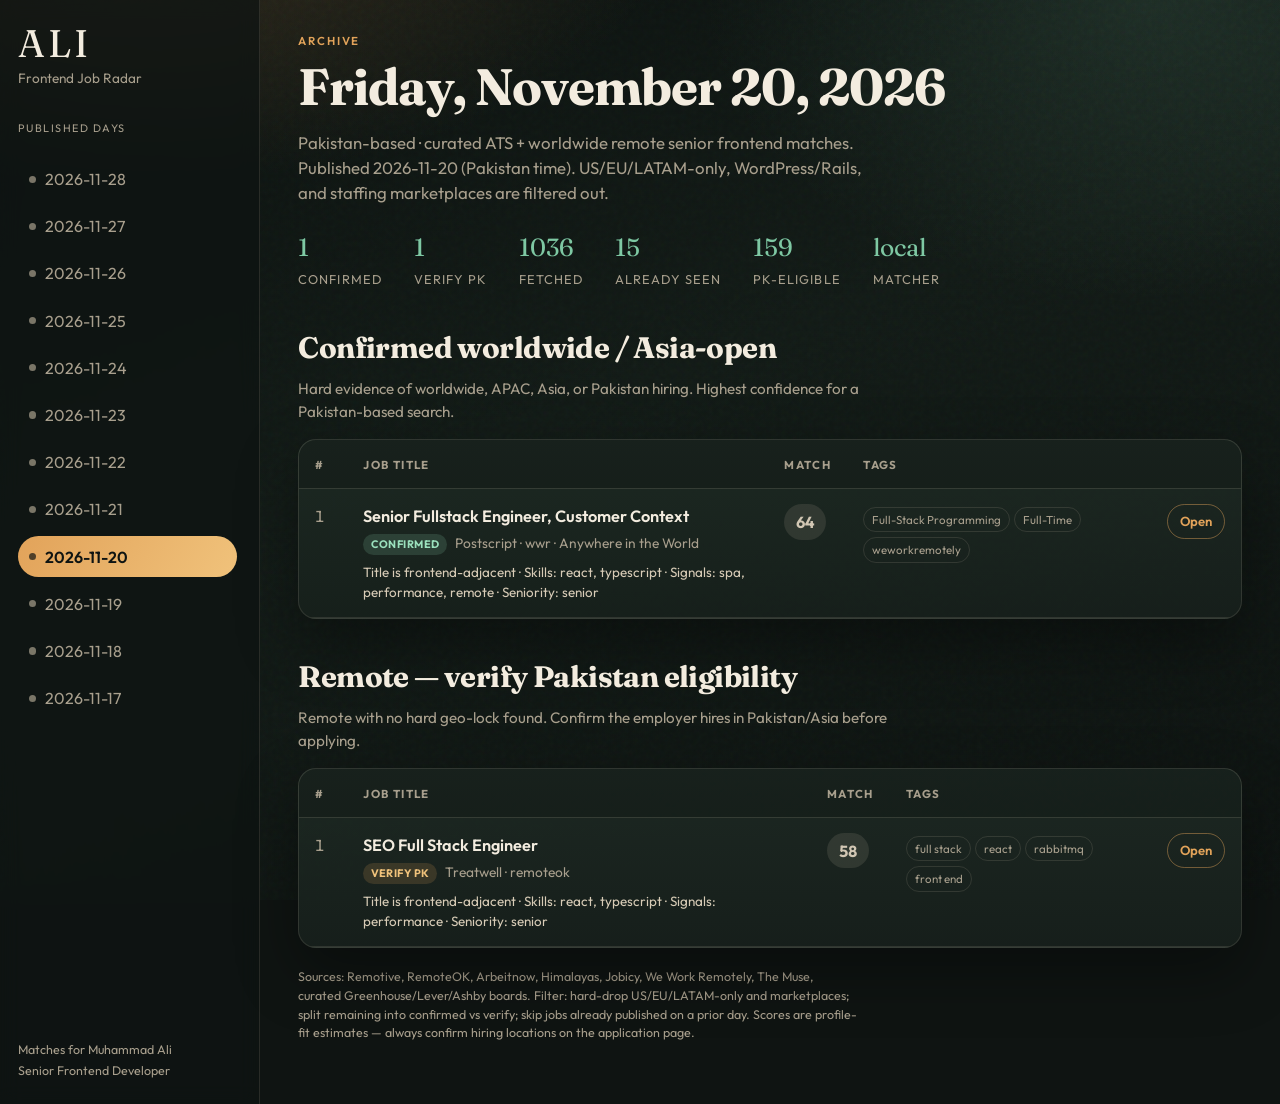
<file: job_finder/days/2026-11-20.html>
<!DOCTYPE html>
<html lang="en">
<head>
  <meta charset="utf-8" />
  <meta name="viewport" content="width=device-width, initial-scale=1" />
  <title>Ali · Daily Frontend Roles · 2026-11-20</title>
  <meta name="description" content="Pakistan-based · curated ATS + worldwide remote senior frontend matches" />
  <link rel="preconnect" href="https://fonts.googleapis.com" />
  <link rel="preconnect" href="https://fonts.gstatic.com" crossorigin />
  <link href="https://fonts.googleapis.com/css2?family=Outfit:wght@400;500;600;700&family=Fraunces:opsz,wght@9..144,500;9..144,700&display=swap" rel="stylesheet" />
  <link rel="stylesheet" href="../assets/styles.css" />
  <link rel="canonical" href="https://alishah151.github.io/public_pages/job_finder/days/2026-11-20.html" />
</head>
<body>
  <div class="atmosphere" aria-hidden="true"></div>
  <div class="layout">
    
<aside class="sidebar">
  <div class="brand">
    <p class="brand-mark">ALI</p>
    <p class="brand-sub">Frontend Job Radar</p>
  </div>
  <p class="nav-label">Published days</p>
  <nav class="date-nav" aria-label="Archive by date">
    <a class="nav-item" href="../index.html"><span class="nav-dot"></span>2026-11-28</a>
<a class="nav-item" href="../days/2026-11-27.html"><span class="nav-dot"></span>2026-11-27</a>
<a class="nav-item" href="../days/2026-11-26.html"><span class="nav-dot"></span>2026-11-26</a>
<a class="nav-item" href="../days/2026-11-25.html"><span class="nav-dot"></span>2026-11-25</a>
<a class="nav-item" href="../days/2026-11-24.html"><span class="nav-dot"></span>2026-11-24</a>
<a class="nav-item" href="../days/2026-11-23.html"><span class="nav-dot"></span>2026-11-23</a>
<a class="nav-item" href="../days/2026-11-22.html"><span class="nav-dot"></span>2026-11-22</a>
<a class="nav-item" href="../days/2026-11-21.html"><span class="nav-dot"></span>2026-11-21</a>
<a class="nav-item active" href="../days/2026-11-20.html"><span class="nav-dot"></span>2026-11-20</a>
<a class="nav-item" href="../days/2026-11-19.html"><span class="nav-dot"></span>2026-11-19</a>
<a class="nav-item" href="../days/2026-11-18.html"><span class="nav-dot"></span>2026-11-18</a>
<a class="nav-item" href="../days/2026-11-17.html"><span class="nav-dot"></span>2026-11-17</a>
  </nav>
  <footer class="sidebar-foot">
    <p>Matches for Muhammad Ali</p>
    <p>Senior Frontend Developer</p>
  </footer>
</aside>
    <main class="main">
      <header class="hero">
        <p class="eyebrow">Archive</p>
        <h1>Friday, November 20, 2026</h1>
        <p class="lede">Pakistan-based · curated ATS + worldwide remote senior frontend matches. Published 2026-11-20 (Pakistan time). US/EU/LATAM-only, WordPress/Rails, and staffing marketplaces are filtered out.</p>
        <div class="stats">
          <div><span class="stat-num">1</span><span class="stat-label">confirmed</span></div>
          <div><span class="stat-num">1</span><span class="stat-label">verify PK</span></div>
          <div><span class="stat-num">1036</span><span class="stat-label">fetched</span></div>
          <div><span class="stat-num">15</span><span class="stat-label">already seen</span></div>
          <div><span class="stat-num">159</span><span class="stat-label">PK-eligible</span></div>
          <div><span class="stat-num">local</span><span class="stat-label">matcher</span></div>
        </div>
      </header>

      
<section class="tier-section" aria-labelledby="tier-confirmed">
  <div class="tier-head">
    <h2 id="tier-confirmed">Confirmed worldwide / Asia-open</h2>
    <p>Hard evidence of worldwide, APAC, Asia, or Pakistan hiring. Highest confidence for a Pakistan-based search.</p>
  </div>
  <div class="table-wrap" aria-label="Confirmed worldwide / Asia-open">
    <table>
      <thead>
        <tr>
          <th>#</th>
          <th>Job title</th>
          <th>Match</th>
          <th>Tags</th>
          <th></th>
        </tr>
      </thead>
      <tbody>
        <tr id="wwr-postscript-senior-fullstack-engineer-customer-context-https-weworkremotely-c">
  <td class="col-rank">1</td>
  <td class="col-title">
    <a href="https://weworkremotely.com/remote-jobs/postscript-senior-fullstack-engineer-customer-context" target="_blank" rel="noopener noreferrer">Senior Fullstack Engineer, Customer Context</a>
    <div class="meta"><span class="badge badge-confirmed">Confirmed</span> Postscript · wwr · Anywhere in the World</div>
    <div class="reason">Title is frontend-adjacent · Skills: react, typescript · Signals: spa, performance, remote · Seniority: senior</div>
    
  </td>
  <td class="col-score"><span class="score score-ok">64</span></td>
  <td class="col-tags"><span class="tag">Full-Stack Programming</span><span class="tag">Full-Time</span><span class="tag">weworkremotely</span></td>
  <td class="col-link"><a class="open" href="https://weworkremotely.com/remote-jobs/postscript-senior-fullstack-engineer-customer-context" target="_blank" rel="noopener noreferrer">Open</a></td>
</tr>
      </tbody>
    </table>
  </div>
</section>

      
<section class="tier-section" aria-labelledby="tier-verify">
  <div class="tier-head">
    <h2 id="tier-verify">Remote — verify Pakistan eligibility</h2>
    <p>Remote with no hard geo-lock found. Confirm the employer hires in Pakistan/Asia before applying.</p>
  </div>
  <div class="table-wrap" aria-label="Remote — verify Pakistan eligibility">
    <table>
      <thead>
        <tr>
          <th>#</th>
          <th>Job title</th>
          <th>Match</th>
          <th>Tags</th>
          <th></th>
        </tr>
      </thead>
      <tbody>
        <tr id="remoteok-treatwell-seo-full-stack-engineer-1137805">
  <td class="col-rank">1</td>
  <td class="col-title">
    <a href="https://remoteOK.com/remote-jobs/remote-seo-full-stack-engineer-treatwell-1137805" target="_blank" rel="noopener noreferrer">SEO Full Stack Engineer</a>
    <div class="meta"><span class="badge badge-verify">Verify PK</span> Treatwell · remoteok</div>
    <div class="reason">Title is frontend-adjacent · Skills: react, typescript · Signals: performance · Seniority: senior</div>
    
  </td>
  <td class="col-score"><span class="score score-ok">58</span></td>
  <td class="col-tags"><span class="tag">full stack</span><span class="tag">react</span><span class="tag">rabbitmq</span><span class="tag">front end</span></td>
  <td class="col-link"><a class="open" href="https://remoteOK.com/remote-jobs/remote-seo-full-stack-engineer-treatwell-1137805" target="_blank" rel="noopener noreferrer">Open</a></td>
</tr>
      </tbody>
    </table>
  </div>
</section>

      <p class="disclaimer">Sources: Remotive, RemoteOK, Arbeitnow, Himalayas, Jobicy, We Work Remotely, The Muse, curated Greenhouse/Lever/Ashby boards. Filter: hard-drop US/EU/LATAM-only and marketplaces; split remaining into confirmed vs verify; skip jobs already published on a prior day. Scores are profile-fit estimates — always confirm hiring locations on the application page.</p>
    </main>
  </div>
</body>
</html>
</file>
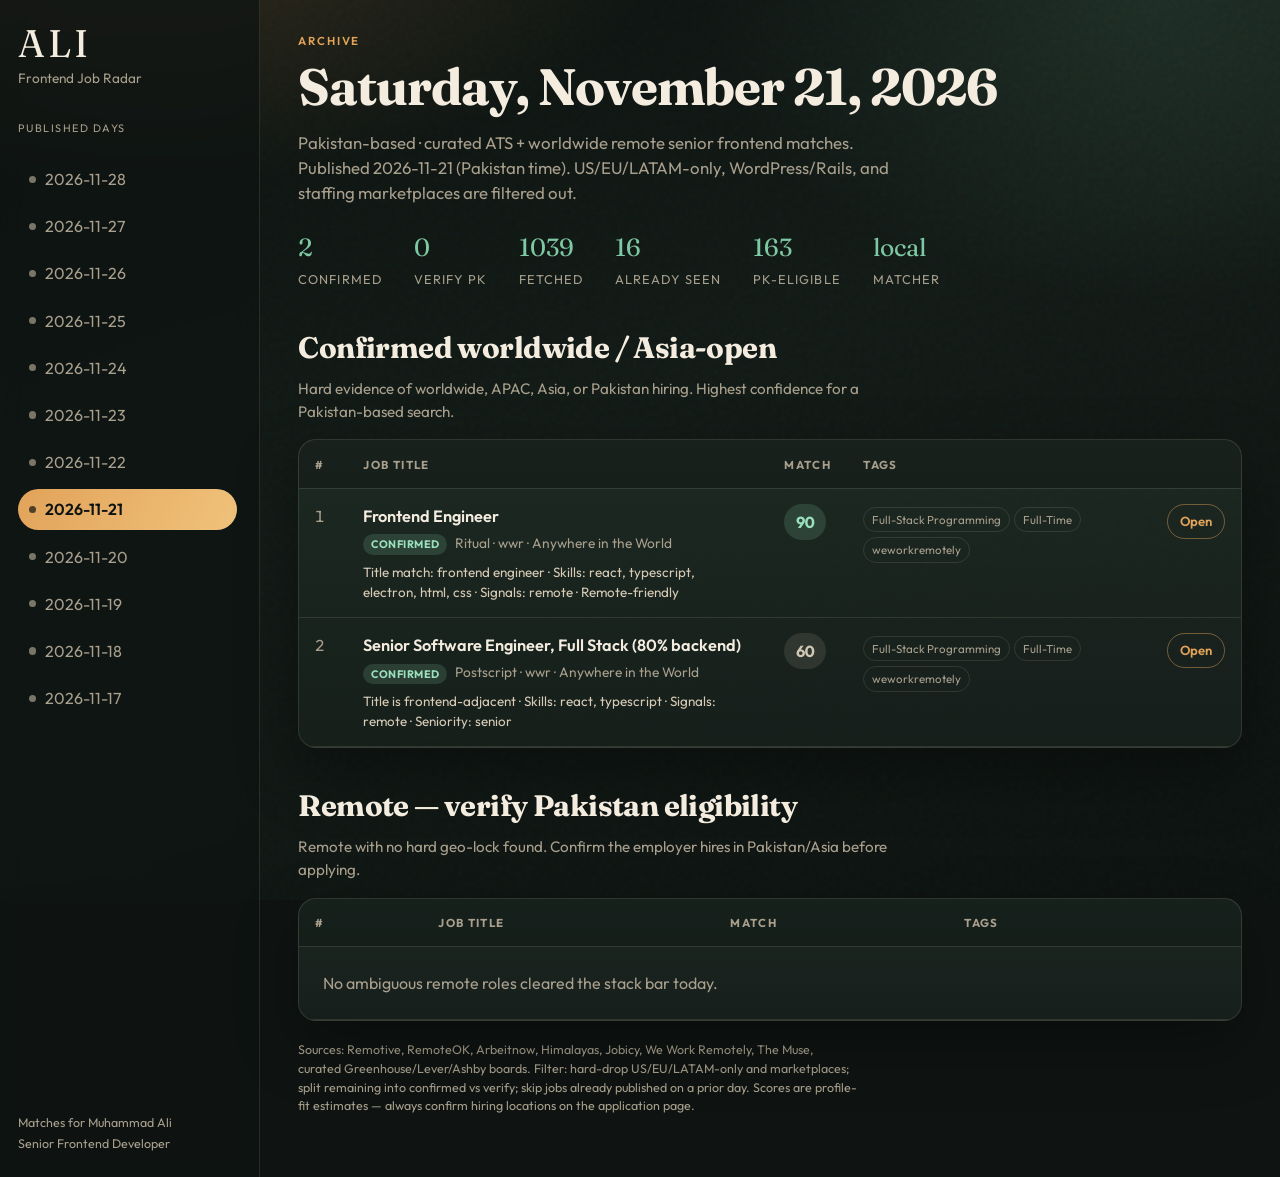
<file: job_finder/days/2026-11-21.html>
<!DOCTYPE html>
<html lang="en">
<head>
  <meta charset="utf-8" />
  <meta name="viewport" content="width=device-width, initial-scale=1" />
  <title>Ali · Daily Frontend Roles · 2026-11-21</title>
  <meta name="description" content="Pakistan-based · curated ATS + worldwide remote senior frontend matches" />
  <link rel="preconnect" href="https://fonts.googleapis.com" />
  <link rel="preconnect" href="https://fonts.gstatic.com" crossorigin />
  <link href="https://fonts.googleapis.com/css2?family=Outfit:wght@400;500;600;700&family=Fraunces:opsz,wght@9..144,500;9..144,700&display=swap" rel="stylesheet" />
  <link rel="stylesheet" href="../assets/styles.css" />
  <link rel="canonical" href="https://alishah151.github.io/public_pages/job_finder/days/2026-11-21.html" />
</head>
<body>
  <div class="atmosphere" aria-hidden="true"></div>
  <div class="layout">
    
<aside class="sidebar">
  <div class="brand">
    <p class="brand-mark">ALI</p>
    <p class="brand-sub">Frontend Job Radar</p>
  </div>
  <p class="nav-label">Published days</p>
  <nav class="date-nav" aria-label="Archive by date">
    <a class="nav-item" href="../index.html"><span class="nav-dot"></span>2026-11-28</a>
<a class="nav-item" href="../days/2026-11-27.html"><span class="nav-dot"></span>2026-11-27</a>
<a class="nav-item" href="../days/2026-11-26.html"><span class="nav-dot"></span>2026-11-26</a>
<a class="nav-item" href="../days/2026-11-25.html"><span class="nav-dot"></span>2026-11-25</a>
<a class="nav-item" href="../days/2026-11-24.html"><span class="nav-dot"></span>2026-11-24</a>
<a class="nav-item" href="../days/2026-11-23.html"><span class="nav-dot"></span>2026-11-23</a>
<a class="nav-item" href="../days/2026-11-22.html"><span class="nav-dot"></span>2026-11-22</a>
<a class="nav-item active" href="../days/2026-11-21.html"><span class="nav-dot"></span>2026-11-21</a>
<a class="nav-item" href="../days/2026-11-20.html"><span class="nav-dot"></span>2026-11-20</a>
<a class="nav-item" href="../days/2026-11-19.html"><span class="nav-dot"></span>2026-11-19</a>
<a class="nav-item" href="../days/2026-11-18.html"><span class="nav-dot"></span>2026-11-18</a>
<a class="nav-item" href="../days/2026-11-17.html"><span class="nav-dot"></span>2026-11-17</a>
  </nav>
  <footer class="sidebar-foot">
    <p>Matches for Muhammad Ali</p>
    <p>Senior Frontend Developer</p>
  </footer>
</aside>
    <main class="main">
      <header class="hero">
        <p class="eyebrow">Archive</p>
        <h1>Saturday, November 21, 2026</h1>
        <p class="lede">Pakistan-based · curated ATS + worldwide remote senior frontend matches. Published 2026-11-21 (Pakistan time). US/EU/LATAM-only, WordPress/Rails, and staffing marketplaces are filtered out.</p>
        <div class="stats">
          <div><span class="stat-num">2</span><span class="stat-label">confirmed</span></div>
          <div><span class="stat-num">0</span><span class="stat-label">verify PK</span></div>
          <div><span class="stat-num">1039</span><span class="stat-label">fetched</span></div>
          <div><span class="stat-num">16</span><span class="stat-label">already seen</span></div>
          <div><span class="stat-num">163</span><span class="stat-label">PK-eligible</span></div>
          <div><span class="stat-num">local</span><span class="stat-label">matcher</span></div>
        </div>
      </header>

      
<section class="tier-section" aria-labelledby="tier-confirmed">
  <div class="tier-head">
    <h2 id="tier-confirmed">Confirmed worldwide / Asia-open</h2>
    <p>Hard evidence of worldwide, APAC, Asia, or Pakistan hiring. Highest confidence for a Pakistan-based search.</p>
  </div>
  <div class="table-wrap" aria-label="Confirmed worldwide / Asia-open">
    <table>
      <thead>
        <tr>
          <th>#</th>
          <th>Job title</th>
          <th>Match</th>
          <th>Tags</th>
          <th></th>
        </tr>
      </thead>
      <tbody>
        <tr id="wwr-ritual-frontend-engineer-https-weworkremotely-com-remote-jobs-ritual-fronten">
  <td class="col-rank">1</td>
  <td class="col-title">
    <a href="https://weworkremotely.com/remote-jobs/ritual-frontend-engineer" target="_blank" rel="noopener noreferrer">Frontend Engineer</a>
    <div class="meta"><span class="badge badge-confirmed">Confirmed</span> Ritual · wwr · Anywhere in the World</div>
    <div class="reason">Title match: frontend engineer · Skills: react, typescript, electron, html, css · Signals: remote · Remote-friendly</div>
    
  </td>
  <td class="col-score"><span class="score score-high">90</span></td>
  <td class="col-tags"><span class="tag">Full-Stack Programming</span><span class="tag">Full-Time</span><span class="tag">weworkremotely</span></td>
  <td class="col-link"><a class="open" href="https://weworkremotely.com/remote-jobs/ritual-frontend-engineer" target="_blank" rel="noopener noreferrer">Open</a></td>
</tr>
<tr id="wwr-postscript-senior-software-engineer-full-stack-80-backend-https-weworkremote">
  <td class="col-rank">2</td>
  <td class="col-title">
    <a href="https://weworkremotely.com/remote-jobs/postscript-senior-software-engineer-full-stack-80-backend" target="_blank" rel="noopener noreferrer">Senior Software Engineer, Full Stack (80% backend)</a>
    <div class="meta"><span class="badge badge-confirmed">Confirmed</span> Postscript · wwr · Anywhere in the World</div>
    <div class="reason">Title is frontend-adjacent · Skills: react, typescript · Signals: remote · Seniority: senior</div>
    
  </td>
  <td class="col-score"><span class="score score-ok">60</span></td>
  <td class="col-tags"><span class="tag">Full-Stack Programming</span><span class="tag">Full-Time</span><span class="tag">weworkremotely</span></td>
  <td class="col-link"><a class="open" href="https://weworkremotely.com/remote-jobs/postscript-senior-software-engineer-full-stack-80-backend" target="_blank" rel="noopener noreferrer">Open</a></td>
</tr>
      </tbody>
    </table>
  </div>
</section>

      
<section class="tier-section" aria-labelledby="tier-verify">
  <div class="tier-head">
    <h2 id="tier-verify">Remote — verify Pakistan eligibility</h2>
    <p>Remote with no hard geo-lock found. Confirm the employer hires in Pakistan/Asia before applying.</p>
  </div>
  <div class="table-wrap" aria-label="Remote — verify Pakistan eligibility">
    <table>
      <thead>
        <tr>
          <th>#</th>
          <th>Job title</th>
          <th>Match</th>
          <th>Tags</th>
          <th></th>
        </tr>
      </thead>
      <tbody>
        <tr><td colspan="5" class="empty">No ambiguous remote roles cleared the stack bar today.</td></tr>
      </tbody>
    </table>
  </div>
</section>

      <p class="disclaimer">Sources: Remotive, RemoteOK, Arbeitnow, Himalayas, Jobicy, We Work Remotely, The Muse, curated Greenhouse/Lever/Ashby boards. Filter: hard-drop US/EU/LATAM-only and marketplaces; split remaining into confirmed vs verify; skip jobs already published on a prior day. Scores are profile-fit estimates — always confirm hiring locations on the application page.</p>
    </main>
  </div>
</body>
</html>
</file>
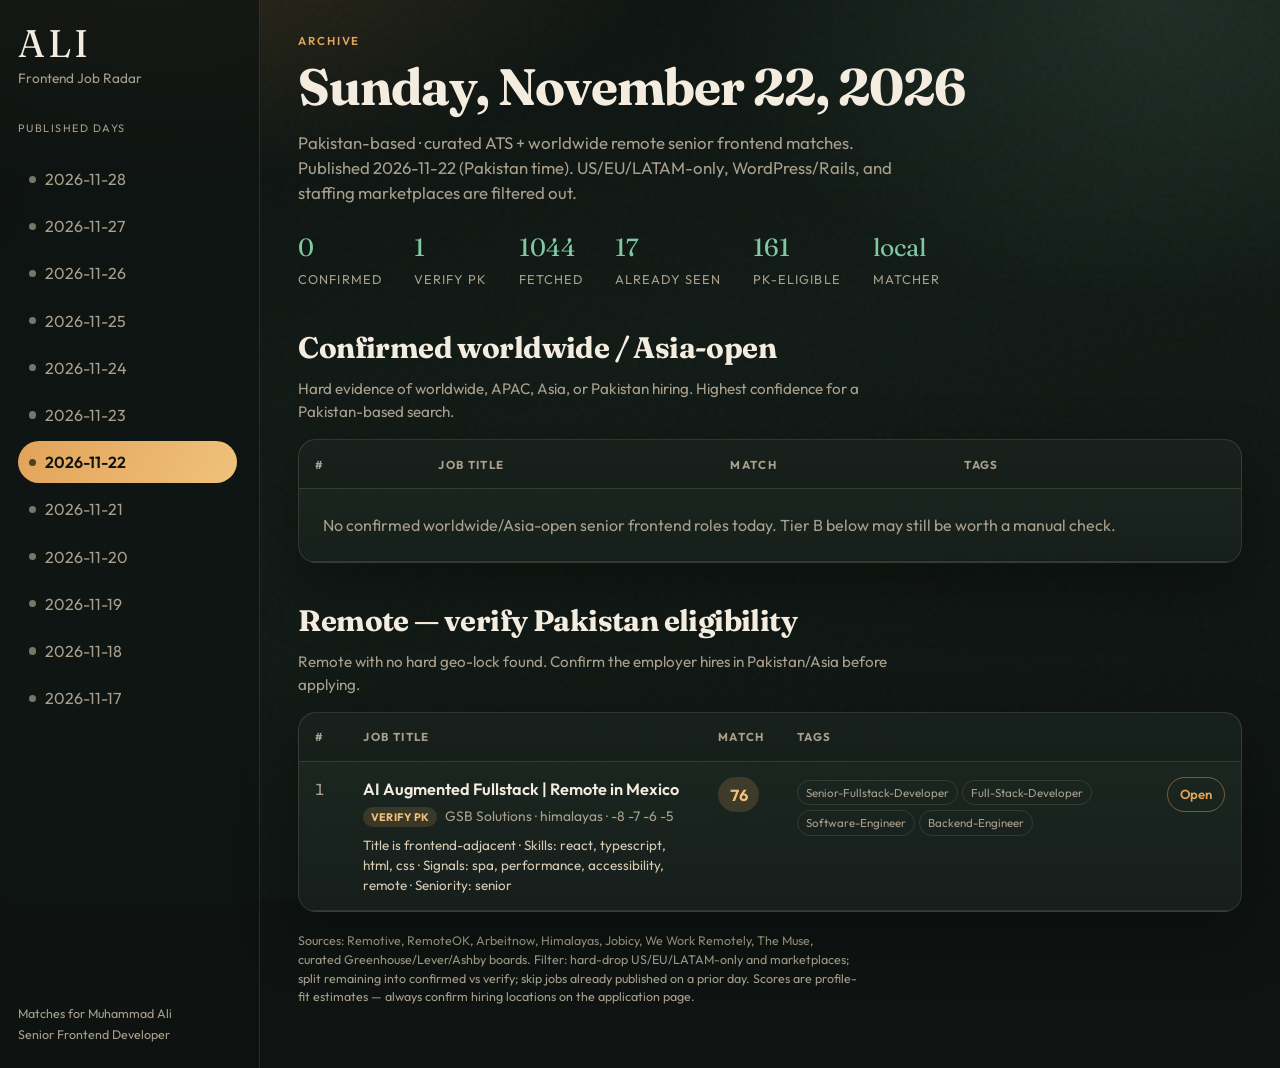
<file: job_finder/days/2026-11-22.html>
<!DOCTYPE html>
<html lang="en">
<head>
  <meta charset="utf-8" />
  <meta name="viewport" content="width=device-width, initial-scale=1" />
  <title>Ali · Daily Frontend Roles · 2026-11-22</title>
  <meta name="description" content="Pakistan-based · curated ATS + worldwide remote senior frontend matches" />
  <link rel="preconnect" href="https://fonts.googleapis.com" />
  <link rel="preconnect" href="https://fonts.gstatic.com" crossorigin />
  <link href="https://fonts.googleapis.com/css2?family=Outfit:wght@400;500;600;700&family=Fraunces:opsz,wght@9..144,500;9..144,700&display=swap" rel="stylesheet" />
  <link rel="stylesheet" href="../assets/styles.css" />
  <link rel="canonical" href="https://alishah151.github.io/public_pages/job_finder/days/2026-11-22.html" />
</head>
<body>
  <div class="atmosphere" aria-hidden="true"></div>
  <div class="layout">
    
<aside class="sidebar">
  <div class="brand">
    <p class="brand-mark">ALI</p>
    <p class="brand-sub">Frontend Job Radar</p>
  </div>
  <p class="nav-label">Published days</p>
  <nav class="date-nav" aria-label="Archive by date">
    <a class="nav-item" href="../index.html"><span class="nav-dot"></span>2026-11-28</a>
<a class="nav-item" href="../days/2026-11-27.html"><span class="nav-dot"></span>2026-11-27</a>
<a class="nav-item" href="../days/2026-11-26.html"><span class="nav-dot"></span>2026-11-26</a>
<a class="nav-item" href="../days/2026-11-25.html"><span class="nav-dot"></span>2026-11-25</a>
<a class="nav-item" href="../days/2026-11-24.html"><span class="nav-dot"></span>2026-11-24</a>
<a class="nav-item" href="../days/2026-11-23.html"><span class="nav-dot"></span>2026-11-23</a>
<a class="nav-item active" href="../days/2026-11-22.html"><span class="nav-dot"></span>2026-11-22</a>
<a class="nav-item" href="../days/2026-11-21.html"><span class="nav-dot"></span>2026-11-21</a>
<a class="nav-item" href="../days/2026-11-20.html"><span class="nav-dot"></span>2026-11-20</a>
<a class="nav-item" href="../days/2026-11-19.html"><span class="nav-dot"></span>2026-11-19</a>
<a class="nav-item" href="../days/2026-11-18.html"><span class="nav-dot"></span>2026-11-18</a>
<a class="nav-item" href="../days/2026-11-17.html"><span class="nav-dot"></span>2026-11-17</a>
  </nav>
  <footer class="sidebar-foot">
    <p>Matches for Muhammad Ali</p>
    <p>Senior Frontend Developer</p>
  </footer>
</aside>
    <main class="main">
      <header class="hero">
        <p class="eyebrow">Archive</p>
        <h1>Sunday, November 22, 2026</h1>
        <p class="lede">Pakistan-based · curated ATS + worldwide remote senior frontend matches. Published 2026-11-22 (Pakistan time). US/EU/LATAM-only, WordPress/Rails, and staffing marketplaces are filtered out.</p>
        <div class="stats">
          <div><span class="stat-num">0</span><span class="stat-label">confirmed</span></div>
          <div><span class="stat-num">1</span><span class="stat-label">verify PK</span></div>
          <div><span class="stat-num">1044</span><span class="stat-label">fetched</span></div>
          <div><span class="stat-num">17</span><span class="stat-label">already seen</span></div>
          <div><span class="stat-num">161</span><span class="stat-label">PK-eligible</span></div>
          <div><span class="stat-num">local</span><span class="stat-label">matcher</span></div>
        </div>
      </header>

      
<section class="tier-section" aria-labelledby="tier-confirmed">
  <div class="tier-head">
    <h2 id="tier-confirmed">Confirmed worldwide / Asia-open</h2>
    <p>Hard evidence of worldwide, APAC, Asia, or Pakistan hiring. Highest confidence for a Pakistan-based search.</p>
  </div>
  <div class="table-wrap" aria-label="Confirmed worldwide / Asia-open">
    <table>
      <thead>
        <tr>
          <th>#</th>
          <th>Job title</th>
          <th>Match</th>
          <th>Tags</th>
          <th></th>
        </tr>
      </thead>
      <tbody>
        <tr><td colspan="5" class="empty">No confirmed worldwide/Asia-open senior frontend roles today. Tier B below may still be worth a manual check.</td></tr>
      </tbody>
    </table>
  </div>
</section>

      
<section class="tier-section" aria-labelledby="tier-verify">
  <div class="tier-head">
    <h2 id="tier-verify">Remote — verify Pakistan eligibility</h2>
    <p>Remote with no hard geo-lock found. Confirm the employer hires in Pakistan/Asia before applying.</p>
  </div>
  <div class="table-wrap" aria-label="Remote — verify Pakistan eligibility">
    <table>
      <thead>
        <tr>
          <th>#</th>
          <th>Job title</th>
          <th>Match</th>
          <th>Tags</th>
          <th></th>
        </tr>
      </thead>
      <tbody>
        <tr id="himalayas-gsb-solutions-ai-augmented-fullstack-remote-in-mexico-https-himalayas-">
  <td class="col-rank">1</td>
  <td class="col-title">
    <a href="https://himalayas.app/companies/gsb-solutions/jobs/ai-augmented-fullstack-remote-in-mexico?utm_source=api" target="_blank" rel="noopener noreferrer">AI Augmented Fullstack | Remote in Mexico</a>
    <div class="meta"><span class="badge badge-verify">Verify PK</span> GSB Solutions · himalayas · -8 -7 -6 -5</div>
    <div class="reason">Title is frontend-adjacent · Skills: react, typescript, html, css · Signals: spa, performance, accessibility, remote · Seniority: senior</div>
    
  </td>
  <td class="col-score"><span class="score score-mid">76</span></td>
  <td class="col-tags"><span class="tag">Senior-Fullstack-Developer</span><span class="tag">Full-Stack-Developer</span><span class="tag">Software-Engineer</span><span class="tag">Backend-Engineer</span></td>
  <td class="col-link"><a class="open" href="https://himalayas.app/companies/gsb-solutions/jobs/ai-augmented-fullstack-remote-in-mexico?utm_source=api" target="_blank" rel="noopener noreferrer">Open</a></td>
</tr>
      </tbody>
    </table>
  </div>
</section>

      <p class="disclaimer">Sources: Remotive, RemoteOK, Arbeitnow, Himalayas, Jobicy, We Work Remotely, The Muse, curated Greenhouse/Lever/Ashby boards. Filter: hard-drop US/EU/LATAM-only and marketplaces; split remaining into confirmed vs verify; skip jobs already published on a prior day. Scores are profile-fit estimates — always confirm hiring locations on the application page.</p>
    </main>
  </div>
</body>
</html>
</file>
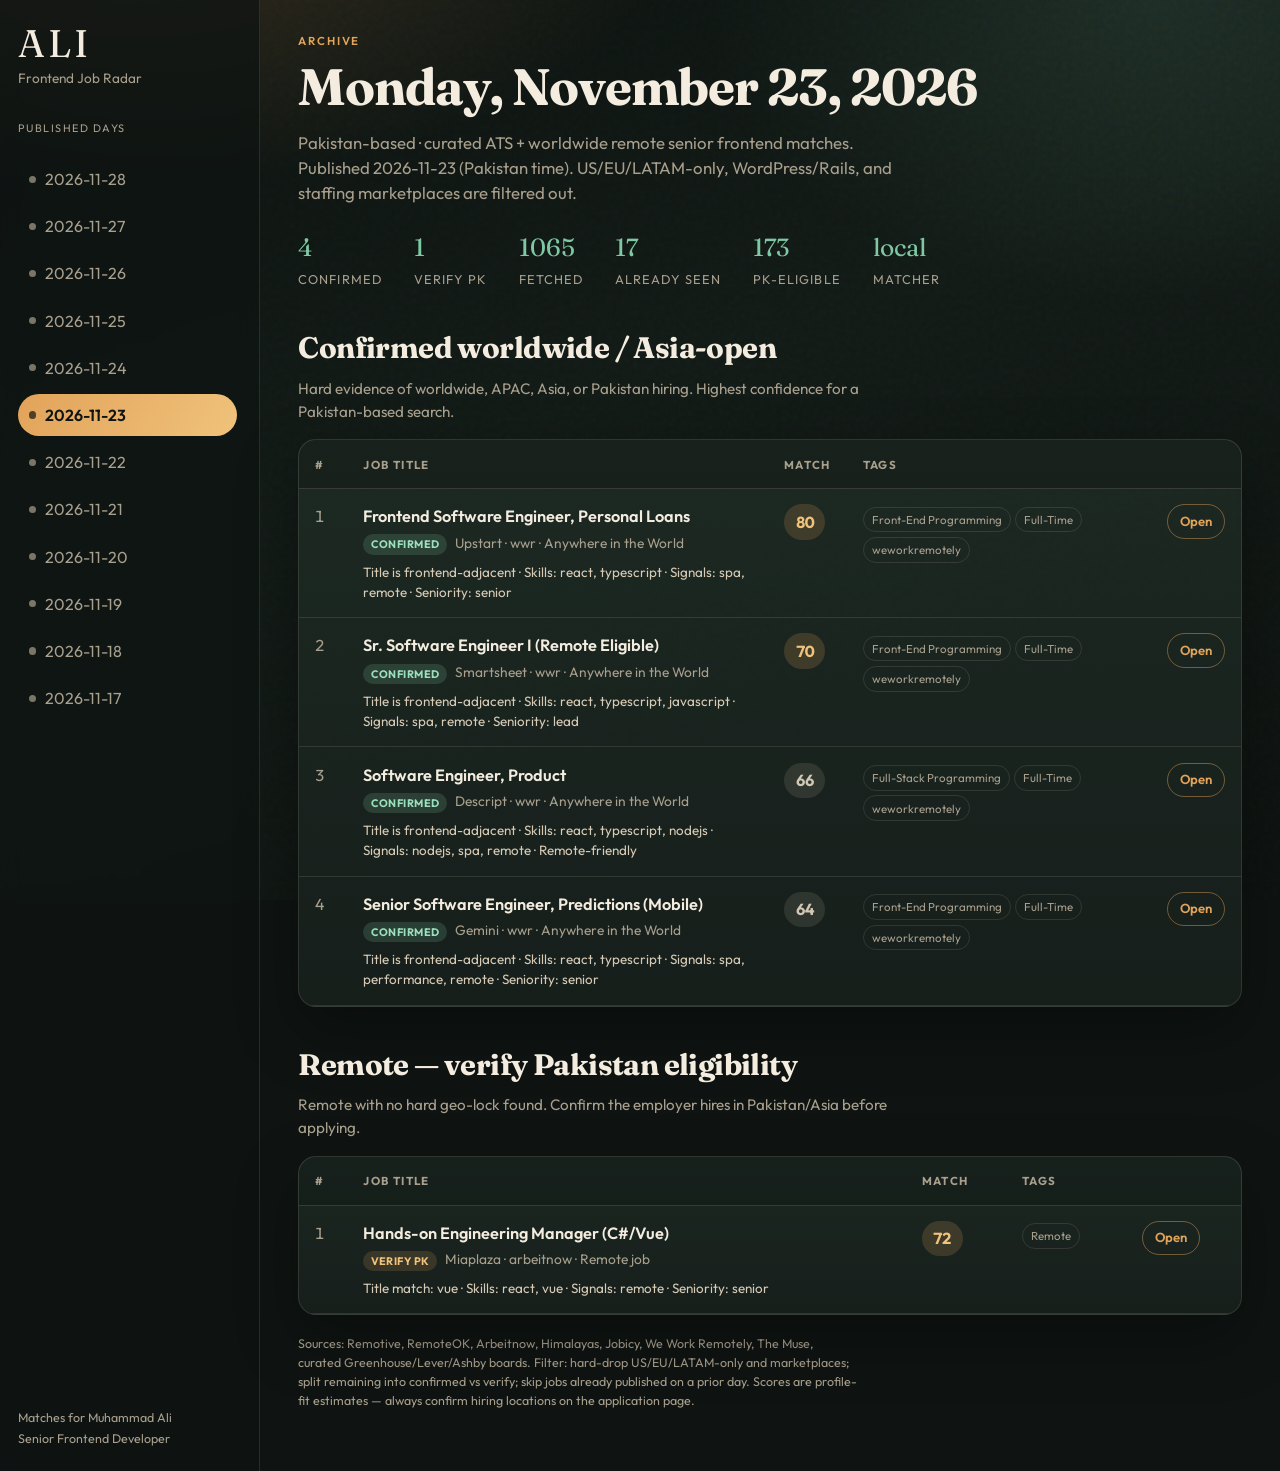
<file: job_finder/days/2026-11-23.html>
<!DOCTYPE html>
<html lang="en">
<head>
  <meta charset="utf-8" />
  <meta name="viewport" content="width=device-width, initial-scale=1" />
  <title>Ali · Daily Frontend Roles · 2026-11-23</title>
  <meta name="description" content="Pakistan-based · curated ATS + worldwide remote senior frontend matches" />
  <link rel="preconnect" href="https://fonts.googleapis.com" />
  <link rel="preconnect" href="https://fonts.gstatic.com" crossorigin />
  <link href="https://fonts.googleapis.com/css2?family=Outfit:wght@400;500;600;700&family=Fraunces:opsz,wght@9..144,500;9..144,700&display=swap" rel="stylesheet" />
  <link rel="stylesheet" href="../assets/styles.css" />
  <link rel="canonical" href="https://alishah151.github.io/public_pages/job_finder/days/2026-11-23.html" />
</head>
<body>
  <div class="atmosphere" aria-hidden="true"></div>
  <div class="layout">
    
<aside class="sidebar">
  <div class="brand">
    <p class="brand-mark">ALI</p>
    <p class="brand-sub">Frontend Job Radar</p>
  </div>
  <p class="nav-label">Published days</p>
  <nav class="date-nav" aria-label="Archive by date">
    <a class="nav-item" href="../index.html"><span class="nav-dot"></span>2026-11-28</a>
<a class="nav-item" href="../days/2026-11-27.html"><span class="nav-dot"></span>2026-11-27</a>
<a class="nav-item" href="../days/2026-11-26.html"><span class="nav-dot"></span>2026-11-26</a>
<a class="nav-item" href="../days/2026-11-25.html"><span class="nav-dot"></span>2026-11-25</a>
<a class="nav-item" href="../days/2026-11-24.html"><span class="nav-dot"></span>2026-11-24</a>
<a class="nav-item active" href="../days/2026-11-23.html"><span class="nav-dot"></span>2026-11-23</a>
<a class="nav-item" href="../days/2026-11-22.html"><span class="nav-dot"></span>2026-11-22</a>
<a class="nav-item" href="../days/2026-11-21.html"><span class="nav-dot"></span>2026-11-21</a>
<a class="nav-item" href="../days/2026-11-20.html"><span class="nav-dot"></span>2026-11-20</a>
<a class="nav-item" href="../days/2026-11-19.html"><span class="nav-dot"></span>2026-11-19</a>
<a class="nav-item" href="../days/2026-11-18.html"><span class="nav-dot"></span>2026-11-18</a>
<a class="nav-item" href="../days/2026-11-17.html"><span class="nav-dot"></span>2026-11-17</a>
  </nav>
  <footer class="sidebar-foot">
    <p>Matches for Muhammad Ali</p>
    <p>Senior Frontend Developer</p>
  </footer>
</aside>
    <main class="main">
      <header class="hero">
        <p class="eyebrow">Archive</p>
        <h1>Monday, November 23, 2026</h1>
        <p class="lede">Pakistan-based · curated ATS + worldwide remote senior frontend matches. Published 2026-11-23 (Pakistan time). US/EU/LATAM-only, WordPress/Rails, and staffing marketplaces are filtered out.</p>
        <div class="stats">
          <div><span class="stat-num">4</span><span class="stat-label">confirmed</span></div>
          <div><span class="stat-num">1</span><span class="stat-label">verify PK</span></div>
          <div><span class="stat-num">1065</span><span class="stat-label">fetched</span></div>
          <div><span class="stat-num">17</span><span class="stat-label">already seen</span></div>
          <div><span class="stat-num">173</span><span class="stat-label">PK-eligible</span></div>
          <div><span class="stat-num">local</span><span class="stat-label">matcher</span></div>
        </div>
      </header>

      
<section class="tier-section" aria-labelledby="tier-confirmed">
  <div class="tier-head">
    <h2 id="tier-confirmed">Confirmed worldwide / Asia-open</h2>
    <p>Hard evidence of worldwide, APAC, Asia, or Pakistan hiring. Highest confidence for a Pakistan-based search.</p>
  </div>
  <div class="table-wrap" aria-label="Confirmed worldwide / Asia-open">
    <table>
      <thead>
        <tr>
          <th>#</th>
          <th>Job title</th>
          <th>Match</th>
          <th>Tags</th>
          <th></th>
        </tr>
      </thead>
      <tbody>
        <tr id="wwr-upstart-frontend-software-engineer-personal-loans-https-weworkremotely-com-r">
  <td class="col-rank">1</td>
  <td class="col-title">
    <a href="https://weworkremotely.com/remote-jobs/upstart-frontend-software-engineer-personal-loans" target="_blank" rel="noopener noreferrer">Frontend Software Engineer, Personal Loans</a>
    <div class="meta"><span class="badge badge-confirmed">Confirmed</span> Upstart · wwr · Anywhere in the World</div>
    <div class="reason">Title is frontend-adjacent · Skills: react, typescript · Signals: spa, remote · Seniority: senior</div>
    
  </td>
  <td class="col-score"><span class="score score-mid">80</span></td>
  <td class="col-tags"><span class="tag">Front-End Programming</span><span class="tag">Full-Time</span><span class="tag">weworkremotely</span></td>
  <td class="col-link"><a class="open" href="https://weworkremotely.com/remote-jobs/upstart-frontend-software-engineer-personal-loans" target="_blank" rel="noopener noreferrer">Open</a></td>
</tr>
<tr id="wwr-smartsheet-sr-software-engineer-i-remote-eligible-https-weworkremotely-com-r">
  <td class="col-rank">2</td>
  <td class="col-title">
    <a href="https://weworkremotely.com/remote-jobs/smartsheet-sr-software-engineer-i-remote-eligible" target="_blank" rel="noopener noreferrer">Sr. Software Engineer I (Remote Eligible)</a>
    <div class="meta"><span class="badge badge-confirmed">Confirmed</span> Smartsheet · wwr · Anywhere in the World</div>
    <div class="reason">Title is frontend-adjacent · Skills: react, typescript, javascript · Signals: spa, remote · Seniority: lead</div>
    
  </td>
  <td class="col-score"><span class="score score-mid">70</span></td>
  <td class="col-tags"><span class="tag">Front-End Programming</span><span class="tag">Full-Time</span><span class="tag">weworkremotely</span></td>
  <td class="col-link"><a class="open" href="https://weworkremotely.com/remote-jobs/smartsheet-sr-software-engineer-i-remote-eligible" target="_blank" rel="noopener noreferrer">Open</a></td>
</tr>
<tr id="wwr-descript-software-engineer-product-https-weworkremotely-com-remote-jobs-desc">
  <td class="col-rank">3</td>
  <td class="col-title">
    <a href="https://weworkremotely.com/remote-jobs/descript-software-engineer-product" target="_blank" rel="noopener noreferrer">Software Engineer, Product</a>
    <div class="meta"><span class="badge badge-confirmed">Confirmed</span> Descript · wwr · Anywhere in the World</div>
    <div class="reason">Title is frontend-adjacent · Skills: react, typescript, nodejs · Signals: nodejs, spa, remote · Remote-friendly</div>
    
  </td>
  <td class="col-score"><span class="score score-ok">66</span></td>
  <td class="col-tags"><span class="tag">Full-Stack Programming</span><span class="tag">Full-Time</span><span class="tag">weworkremotely</span></td>
  <td class="col-link"><a class="open" href="https://weworkremotely.com/remote-jobs/descript-software-engineer-product" target="_blank" rel="noopener noreferrer">Open</a></td>
</tr>
<tr id="wwr-gemini-senior-software-engineer-predictions-mobile-https-weworkremotely-com-">
  <td class="col-rank">4</td>
  <td class="col-title">
    <a href="https://weworkremotely.com/remote-jobs/gemini-senior-software-engineer-predictions-mobile" target="_blank" rel="noopener noreferrer">Senior Software Engineer, Predictions (Mobile)</a>
    <div class="meta"><span class="badge badge-confirmed">Confirmed</span> Gemini · wwr · Anywhere in the World</div>
    <div class="reason">Title is frontend-adjacent · Skills: react, typescript · Signals: spa, performance, remote · Seniority: senior</div>
    
  </td>
  <td class="col-score"><span class="score score-ok">64</span></td>
  <td class="col-tags"><span class="tag">Front-End Programming</span><span class="tag">Full-Time</span><span class="tag">weworkremotely</span></td>
  <td class="col-link"><a class="open" href="https://weworkremotely.com/remote-jobs/gemini-senior-software-engineer-predictions-mobile" target="_blank" rel="noopener noreferrer">Open</a></td>
</tr>
      </tbody>
    </table>
  </div>
</section>

      
<section class="tier-section" aria-labelledby="tier-verify">
  <div class="tier-head">
    <h2 id="tier-verify">Remote — verify Pakistan eligibility</h2>
    <p>Remote with no hard geo-lock found. Confirm the employer hires in Pakistan/Asia before applying.</p>
  </div>
  <div class="table-wrap" aria-label="Remote — verify Pakistan eligibility">
    <table>
      <thead>
        <tr>
          <th>#</th>
          <th>Job title</th>
          <th>Match</th>
          <th>Tags</th>
          <th></th>
        </tr>
      </thead>
      <tbody>
        <tr id="arbeitnow-miaplaza-hands-on-engineering-manager-c-vue-remote-hands-on-engineerin">
  <td class="col-rank">1</td>
  <td class="col-title">
    <a href="https://www.arbeitnow.com/jobs/companies/miaplaza/remote-hands-on-engineering-manager-c-vue-6698" target="_blank" rel="noopener noreferrer">Hands-on Engineering Manager (C#/Vue)</a>
    <div class="meta"><span class="badge badge-verify">Verify PK</span> Miaplaza · arbeitnow · Remote job</div>
    <div class="reason">Title match: vue · Skills: react, vue · Signals: remote · Seniority: senior</div>
    
  </td>
  <td class="col-score"><span class="score score-mid">72</span></td>
  <td class="col-tags"><span class="tag">Remote</span></td>
  <td class="col-link"><a class="open" href="https://www.arbeitnow.com/jobs/companies/miaplaza/remote-hands-on-engineering-manager-c-vue-6698" target="_blank" rel="noopener noreferrer">Open</a></td>
</tr>
      </tbody>
    </table>
  </div>
</section>

      <p class="disclaimer">Sources: Remotive, RemoteOK, Arbeitnow, Himalayas, Jobicy, We Work Remotely, The Muse, curated Greenhouse/Lever/Ashby boards. Filter: hard-drop US/EU/LATAM-only and marketplaces; split remaining into confirmed vs verify; skip jobs already published on a prior day. Scores are profile-fit estimates — always confirm hiring locations on the application page.</p>
    </main>
  </div>
</body>
</html>
</file>
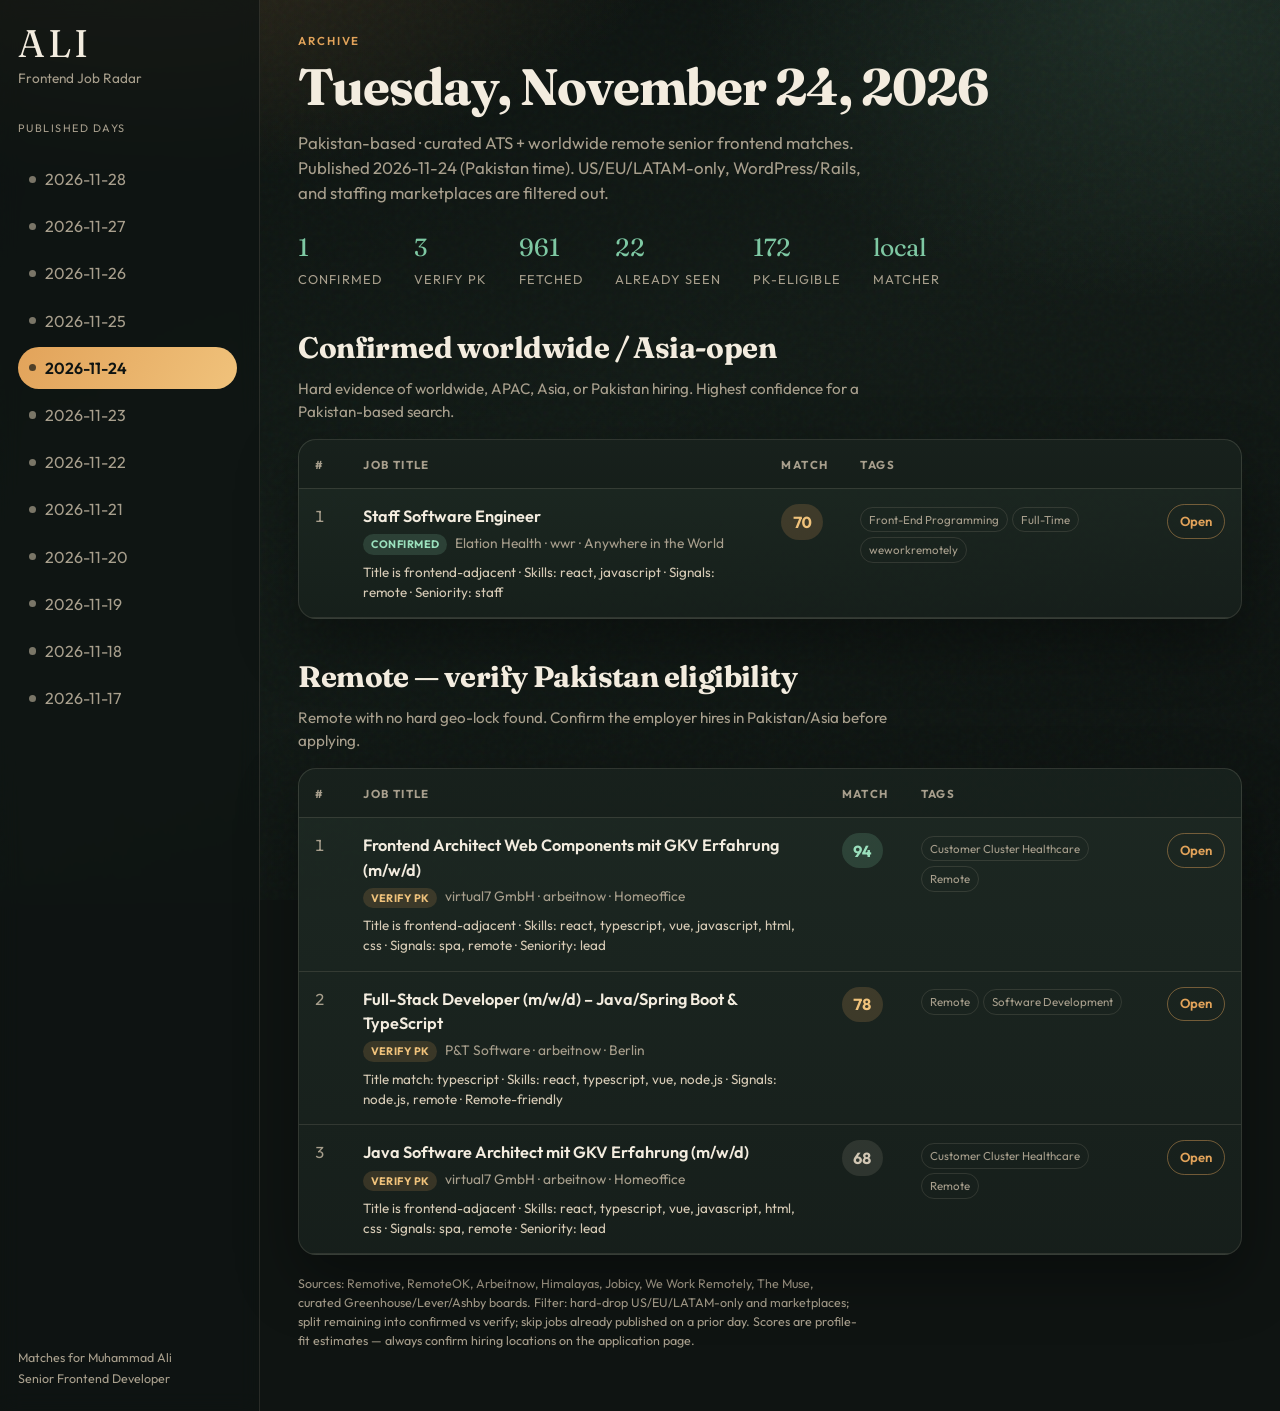
<file: job_finder/days/2026-11-24.html>
<!DOCTYPE html>
<html lang="en">
<head>
  <meta charset="utf-8" />
  <meta name="viewport" content="width=device-width, initial-scale=1" />
  <title>Ali · Daily Frontend Roles · 2026-11-24</title>
  <meta name="description" content="Pakistan-based · curated ATS + worldwide remote senior frontend matches" />
  <link rel="preconnect" href="https://fonts.googleapis.com" />
  <link rel="preconnect" href="https://fonts.gstatic.com" crossorigin />
  <link href="https://fonts.googleapis.com/css2?family=Outfit:wght@400;500;600;700&family=Fraunces:opsz,wght@9..144,500;9..144,700&display=swap" rel="stylesheet" />
  <link rel="stylesheet" href="../assets/styles.css" />
  <link rel="canonical" href="https://alishah151.github.io/public_pages/job_finder/days/2026-11-24.html" />
</head>
<body>
  <div class="atmosphere" aria-hidden="true"></div>
  <div class="layout">
    
<aside class="sidebar">
  <div class="brand">
    <p class="brand-mark">ALI</p>
    <p class="brand-sub">Frontend Job Radar</p>
  </div>
  <p class="nav-label">Published days</p>
  <nav class="date-nav" aria-label="Archive by date">
    <a class="nav-item" href="../index.html"><span class="nav-dot"></span>2026-11-28</a>
<a class="nav-item" href="../days/2026-11-27.html"><span class="nav-dot"></span>2026-11-27</a>
<a class="nav-item" href="../days/2026-11-26.html"><span class="nav-dot"></span>2026-11-26</a>
<a class="nav-item" href="../days/2026-11-25.html"><span class="nav-dot"></span>2026-11-25</a>
<a class="nav-item active" href="../days/2026-11-24.html"><span class="nav-dot"></span>2026-11-24</a>
<a class="nav-item" href="../days/2026-11-23.html"><span class="nav-dot"></span>2026-11-23</a>
<a class="nav-item" href="../days/2026-11-22.html"><span class="nav-dot"></span>2026-11-22</a>
<a class="nav-item" href="../days/2026-11-21.html"><span class="nav-dot"></span>2026-11-21</a>
<a class="nav-item" href="../days/2026-11-20.html"><span class="nav-dot"></span>2026-11-20</a>
<a class="nav-item" href="../days/2026-11-19.html"><span class="nav-dot"></span>2026-11-19</a>
<a class="nav-item" href="../days/2026-11-18.html"><span class="nav-dot"></span>2026-11-18</a>
<a class="nav-item" href="../days/2026-11-17.html"><span class="nav-dot"></span>2026-11-17</a>
  </nav>
  <footer class="sidebar-foot">
    <p>Matches for Muhammad Ali</p>
    <p>Senior Frontend Developer</p>
  </footer>
</aside>
    <main class="main">
      <header class="hero">
        <p class="eyebrow">Archive</p>
        <h1>Tuesday, November 24, 2026</h1>
        <p class="lede">Pakistan-based · curated ATS + worldwide remote senior frontend matches. Published 2026-11-24 (Pakistan time). US/EU/LATAM-only, WordPress/Rails, and staffing marketplaces are filtered out.</p>
        <div class="stats">
          <div><span class="stat-num">1</span><span class="stat-label">confirmed</span></div>
          <div><span class="stat-num">3</span><span class="stat-label">verify PK</span></div>
          <div><span class="stat-num">961</span><span class="stat-label">fetched</span></div>
          <div><span class="stat-num">22</span><span class="stat-label">already seen</span></div>
          <div><span class="stat-num">172</span><span class="stat-label">PK-eligible</span></div>
          <div><span class="stat-num">local</span><span class="stat-label">matcher</span></div>
        </div>
      </header>

      
<section class="tier-section" aria-labelledby="tier-confirmed">
  <div class="tier-head">
    <h2 id="tier-confirmed">Confirmed worldwide / Asia-open</h2>
    <p>Hard evidence of worldwide, APAC, Asia, or Pakistan hiring. Highest confidence for a Pakistan-based search.</p>
  </div>
  <div class="table-wrap" aria-label="Confirmed worldwide / Asia-open">
    <table>
      <thead>
        <tr>
          <th>#</th>
          <th>Job title</th>
          <th>Match</th>
          <th>Tags</th>
          <th></th>
        </tr>
      </thead>
      <tbody>
        <tr id="wwr-elation-health-staff-software-engineer-https-weworkremotely-com-remote-jobs-">
  <td class="col-rank">1</td>
  <td class="col-title">
    <a href="https://weworkremotely.com/remote-jobs/elation-health-staff-software-engineer" target="_blank" rel="noopener noreferrer">Staff Software Engineer</a>
    <div class="meta"><span class="badge badge-confirmed">Confirmed</span> Elation Health · wwr · Anywhere in the World</div>
    <div class="reason">Title is frontend-adjacent · Skills: react, javascript · Signals: remote · Seniority: staff</div>
    
  </td>
  <td class="col-score"><span class="score score-mid">70</span></td>
  <td class="col-tags"><span class="tag">Front-End Programming</span><span class="tag">Full-Time</span><span class="tag">weworkremotely</span></td>
  <td class="col-link"><a class="open" href="https://weworkremotely.com/remote-jobs/elation-health-staff-software-engineer" target="_blank" rel="noopener noreferrer">Open</a></td>
</tr>
      </tbody>
    </table>
  </div>
</section>

      
<section class="tier-section" aria-labelledby="tier-verify">
  <div class="tier-head">
    <h2 id="tier-verify">Remote — verify Pakistan eligibility</h2>
    <p>Remote with no hard geo-lock found. Confirm the employer hires in Pakistan/Asia before applying.</p>
  </div>
  <div class="table-wrap" aria-label="Remote — verify Pakistan eligibility">
    <table>
      <thead>
        <tr>
          <th>#</th>
          <th>Job title</th>
          <th>Match</th>
          <th>Tags</th>
          <th></th>
        </tr>
      </thead>
      <tbody>
        <tr id="arbeitnow-virtual7-gmbh-frontend-architect-web-components-mit-gkv-erfahrung-m-w-">
  <td class="col-rank">1</td>
  <td class="col-title">
    <a href="https://www.arbeitnow.com/jobs/companies/virtual7-gmbh/remote-frontend-architect-web-components-mit-gkv-erfahrung-essen-141459" target="_blank" rel="noopener noreferrer">Frontend Architect Web Components mit GKV Erfahrung (m/w/d)</a>
    <div class="meta"><span class="badge badge-verify">Verify PK</span> virtual7 GmbH · arbeitnow · Homeoffice</div>
    <div class="reason">Title is frontend-adjacent · Skills: react, typescript, vue, javascript, html, css · Signals: spa, remote · Seniority: lead</div>
    
  </td>
  <td class="col-score"><span class="score score-high">94</span></td>
  <td class="col-tags"><span class="tag">Customer Cluster Healthcare</span><span class="tag">Remote</span></td>
  <td class="col-link"><a class="open" href="https://www.arbeitnow.com/jobs/companies/virtual7-gmbh/remote-frontend-architect-web-components-mit-gkv-erfahrung-essen-141459" target="_blank" rel="noopener noreferrer">Open</a></td>
</tr>
<tr id="arbeitnow-p-t-software-full-stack-developer-m-w-d-java-spring-boot-typescript-fu">
  <td class="col-rank">2</td>
  <td class="col-title">
    <a href="https://www.arbeitnow.com/jobs/companies/pt-software/full-stack-developer-java-spring-boot-typescript-berlin-318262" target="_blank" rel="noopener noreferrer">Full-Stack Developer (m/w/d) – Java/Spring Boot &amp; TypeScript</a>
    <div class="meta"><span class="badge badge-verify">Verify PK</span> P&amp;T Software · arbeitnow · Berlin</div>
    <div class="reason">Title match: typescript · Skills: react, typescript, vue, node.js · Signals: node.js, remote · Remote-friendly</div>
    
  </td>
  <td class="col-score"><span class="score score-mid">78</span></td>
  <td class="col-tags"><span class="tag">Remote</span><span class="tag">Software Development</span></td>
  <td class="col-link"><a class="open" href="https://www.arbeitnow.com/jobs/companies/pt-software/full-stack-developer-java-spring-boot-typescript-berlin-318262" target="_blank" rel="noopener noreferrer">Open</a></td>
</tr>
<tr id="arbeitnow-virtual7-gmbh-java-software-architect-mit-gkv-erfahrung-m-w-d-remote-j">
  <td class="col-rank">3</td>
  <td class="col-title">
    <a href="https://www.arbeitnow.com/jobs/companies/virtual7-gmbh/remote-java-software-architect-mit-gkv-erfahrung-essen-189341" target="_blank" rel="noopener noreferrer">Java Software Architect mit GKV Erfahrung (m/w/d)</a>
    <div class="meta"><span class="badge badge-verify">Verify PK</span> virtual7 GmbH · arbeitnow · Homeoffice</div>
    <div class="reason">Title is frontend-adjacent · Skills: react, typescript, vue, javascript, html, css · Signals: spa, remote · Seniority: lead</div>
    
  </td>
  <td class="col-score"><span class="score score-ok">68</span></td>
  <td class="col-tags"><span class="tag">Customer Cluster Healthcare</span><span class="tag">Remote</span></td>
  <td class="col-link"><a class="open" href="https://www.arbeitnow.com/jobs/companies/virtual7-gmbh/remote-java-software-architect-mit-gkv-erfahrung-essen-189341" target="_blank" rel="noopener noreferrer">Open</a></td>
</tr>
      </tbody>
    </table>
  </div>
</section>

      <p class="disclaimer">Sources: Remotive, RemoteOK, Arbeitnow, Himalayas, Jobicy, We Work Remotely, The Muse, curated Greenhouse/Lever/Ashby boards. Filter: hard-drop US/EU/LATAM-only and marketplaces; split remaining into confirmed vs verify; skip jobs already published on a prior day. Scores are profile-fit estimates — always confirm hiring locations on the application page.</p>
    </main>
  </div>
</body>
</html>
</file>
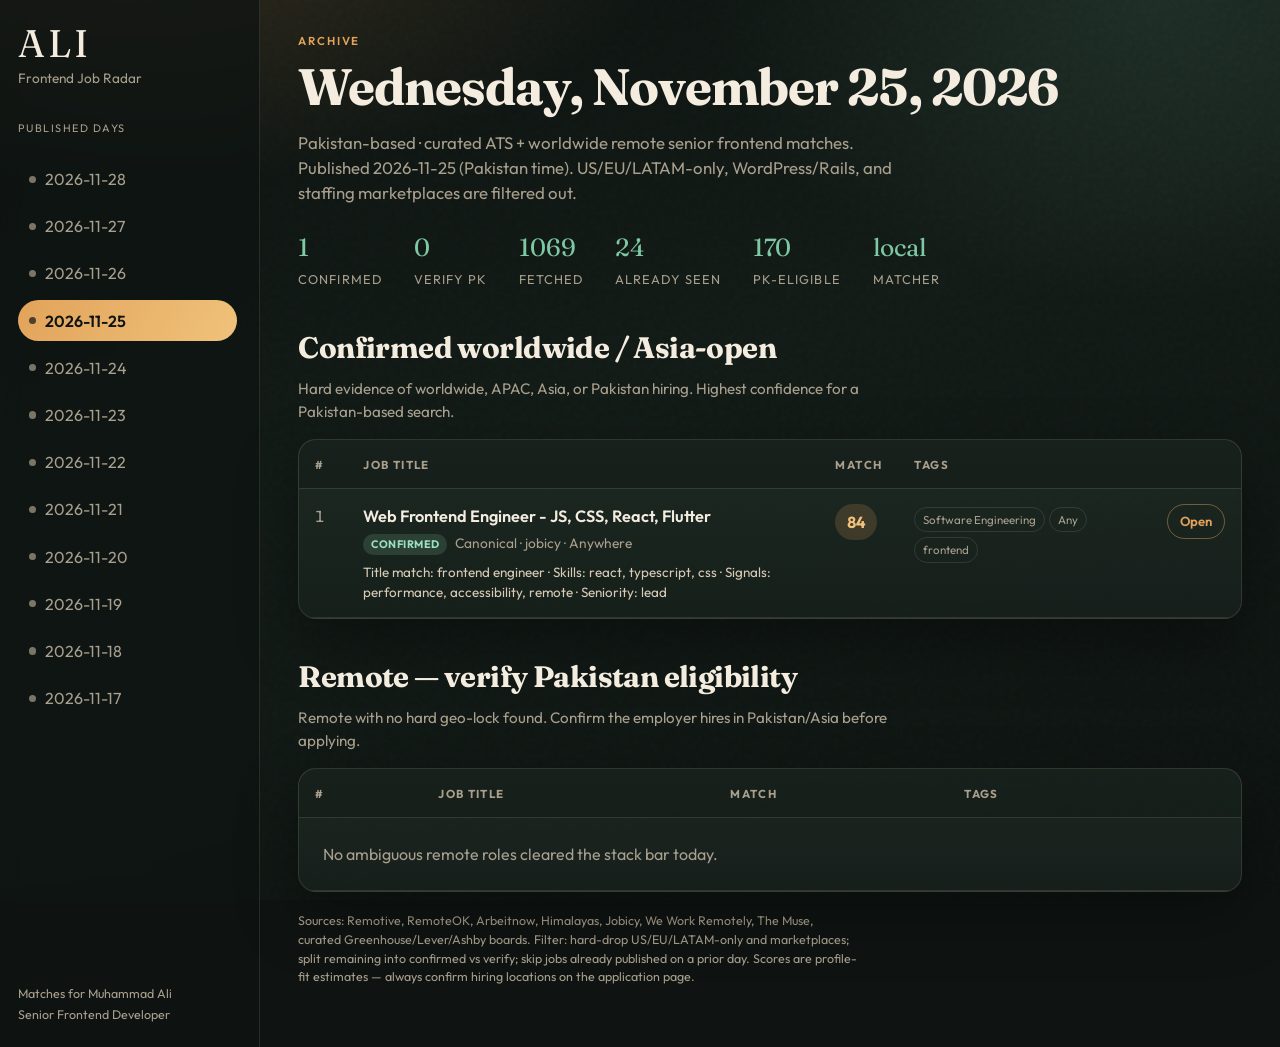
<file: job_finder/days/2026-11-25.html>
<!DOCTYPE html>
<html lang="en">
<head>
  <meta charset="utf-8" />
  <meta name="viewport" content="width=device-width, initial-scale=1" />
  <title>Ali · Daily Frontend Roles · 2026-11-25</title>
  <meta name="description" content="Pakistan-based · curated ATS + worldwide remote senior frontend matches" />
  <link rel="preconnect" href="https://fonts.googleapis.com" />
  <link rel="preconnect" href="https://fonts.gstatic.com" crossorigin />
  <link href="https://fonts.googleapis.com/css2?family=Outfit:wght@400;500;600;700&family=Fraunces:opsz,wght@9..144,500;9..144,700&display=swap" rel="stylesheet" />
  <link rel="stylesheet" href="../assets/styles.css" />
  <link rel="canonical" href="https://alishah151.github.io/public_pages/job_finder/days/2026-11-25.html" />
</head>
<body>
  <div class="atmosphere" aria-hidden="true"></div>
  <div class="layout">
    
<aside class="sidebar">
  <div class="brand">
    <p class="brand-mark">ALI</p>
    <p class="brand-sub">Frontend Job Radar</p>
  </div>
  <p class="nav-label">Published days</p>
  <nav class="date-nav" aria-label="Archive by date">
    <a class="nav-item" href="../index.html"><span class="nav-dot"></span>2026-11-28</a>
<a class="nav-item" href="../days/2026-11-27.html"><span class="nav-dot"></span>2026-11-27</a>
<a class="nav-item" href="../days/2026-11-26.html"><span class="nav-dot"></span>2026-11-26</a>
<a class="nav-item active" href="../days/2026-11-25.html"><span class="nav-dot"></span>2026-11-25</a>
<a class="nav-item" href="../days/2026-11-24.html"><span class="nav-dot"></span>2026-11-24</a>
<a class="nav-item" href="../days/2026-11-23.html"><span class="nav-dot"></span>2026-11-23</a>
<a class="nav-item" href="../days/2026-11-22.html"><span class="nav-dot"></span>2026-11-22</a>
<a class="nav-item" href="../days/2026-11-21.html"><span class="nav-dot"></span>2026-11-21</a>
<a class="nav-item" href="../days/2026-11-20.html"><span class="nav-dot"></span>2026-11-20</a>
<a class="nav-item" href="../days/2026-11-19.html"><span class="nav-dot"></span>2026-11-19</a>
<a class="nav-item" href="../days/2026-11-18.html"><span class="nav-dot"></span>2026-11-18</a>
<a class="nav-item" href="../days/2026-11-17.html"><span class="nav-dot"></span>2026-11-17</a>
  </nav>
  <footer class="sidebar-foot">
    <p>Matches for Muhammad Ali</p>
    <p>Senior Frontend Developer</p>
  </footer>
</aside>
    <main class="main">
      <header class="hero">
        <p class="eyebrow">Archive</p>
        <h1>Wednesday, November 25, 2026</h1>
        <p class="lede">Pakistan-based · curated ATS + worldwide remote senior frontend matches. Published 2026-11-25 (Pakistan time). US/EU/LATAM-only, WordPress/Rails, and staffing marketplaces are filtered out.</p>
        <div class="stats">
          <div><span class="stat-num">1</span><span class="stat-label">confirmed</span></div>
          <div><span class="stat-num">0</span><span class="stat-label">verify PK</span></div>
          <div><span class="stat-num">1069</span><span class="stat-label">fetched</span></div>
          <div><span class="stat-num">24</span><span class="stat-label">already seen</span></div>
          <div><span class="stat-num">170</span><span class="stat-label">PK-eligible</span></div>
          <div><span class="stat-num">local</span><span class="stat-label">matcher</span></div>
        </div>
      </header>

      
<section class="tier-section" aria-labelledby="tier-confirmed">
  <div class="tier-head">
    <h2 id="tier-confirmed">Confirmed worldwide / Asia-open</h2>
    <p>Hard evidence of worldwide, APAC, Asia, or Pakistan hiring. Highest confidence for a Pakistan-based search.</p>
  </div>
  <div class="table-wrap" aria-label="Confirmed worldwide / Asia-open">
    <table>
      <thead>
        <tr>
          <th>#</th>
          <th>Job title</th>
          <th>Match</th>
          <th>Tags</th>
          <th></th>
        </tr>
      </thead>
      <tbody>
        <tr id="jobicy-canonical-web-frontend-engineer-js-css-react-flutter-149527">
  <td class="col-rank">1</td>
  <td class="col-title">
    <a href="https://jobicy.com/jobs/149527-web-frontend-engineer-js-css-react-flutter" target="_blank" rel="noopener noreferrer">Web Frontend Engineer - JS, CSS, React, Flutter</a>
    <div class="meta"><span class="badge badge-confirmed">Confirmed</span> Canonical · jobicy · Anywhere</div>
    <div class="reason">Title match: frontend engineer · Skills: react, typescript, css · Signals: performance, accessibility, remote · Seniority: lead</div>
    
  </td>
  <td class="col-score"><span class="score score-mid">84</span></td>
  <td class="col-tags"><span class="tag">Software Engineering</span><span class="tag">Any</span><span class="tag">frontend</span></td>
  <td class="col-link"><a class="open" href="https://jobicy.com/jobs/149527-web-frontend-engineer-js-css-react-flutter" target="_blank" rel="noopener noreferrer">Open</a></td>
</tr>
      </tbody>
    </table>
  </div>
</section>

      
<section class="tier-section" aria-labelledby="tier-verify">
  <div class="tier-head">
    <h2 id="tier-verify">Remote — verify Pakistan eligibility</h2>
    <p>Remote with no hard geo-lock found. Confirm the employer hires in Pakistan/Asia before applying.</p>
  </div>
  <div class="table-wrap" aria-label="Remote — verify Pakistan eligibility">
    <table>
      <thead>
        <tr>
          <th>#</th>
          <th>Job title</th>
          <th>Match</th>
          <th>Tags</th>
          <th></th>
        </tr>
      </thead>
      <tbody>
        <tr><td colspan="5" class="empty">No ambiguous remote roles cleared the stack bar today.</td></tr>
      </tbody>
    </table>
  </div>
</section>

      <p class="disclaimer">Sources: Remotive, RemoteOK, Arbeitnow, Himalayas, Jobicy, We Work Remotely, The Muse, curated Greenhouse/Lever/Ashby boards. Filter: hard-drop US/EU/LATAM-only and marketplaces; split remaining into confirmed vs verify; skip jobs already published on a prior day. Scores are profile-fit estimates — always confirm hiring locations on the application page.</p>
    </main>
  </div>
</body>
</html>
</file>
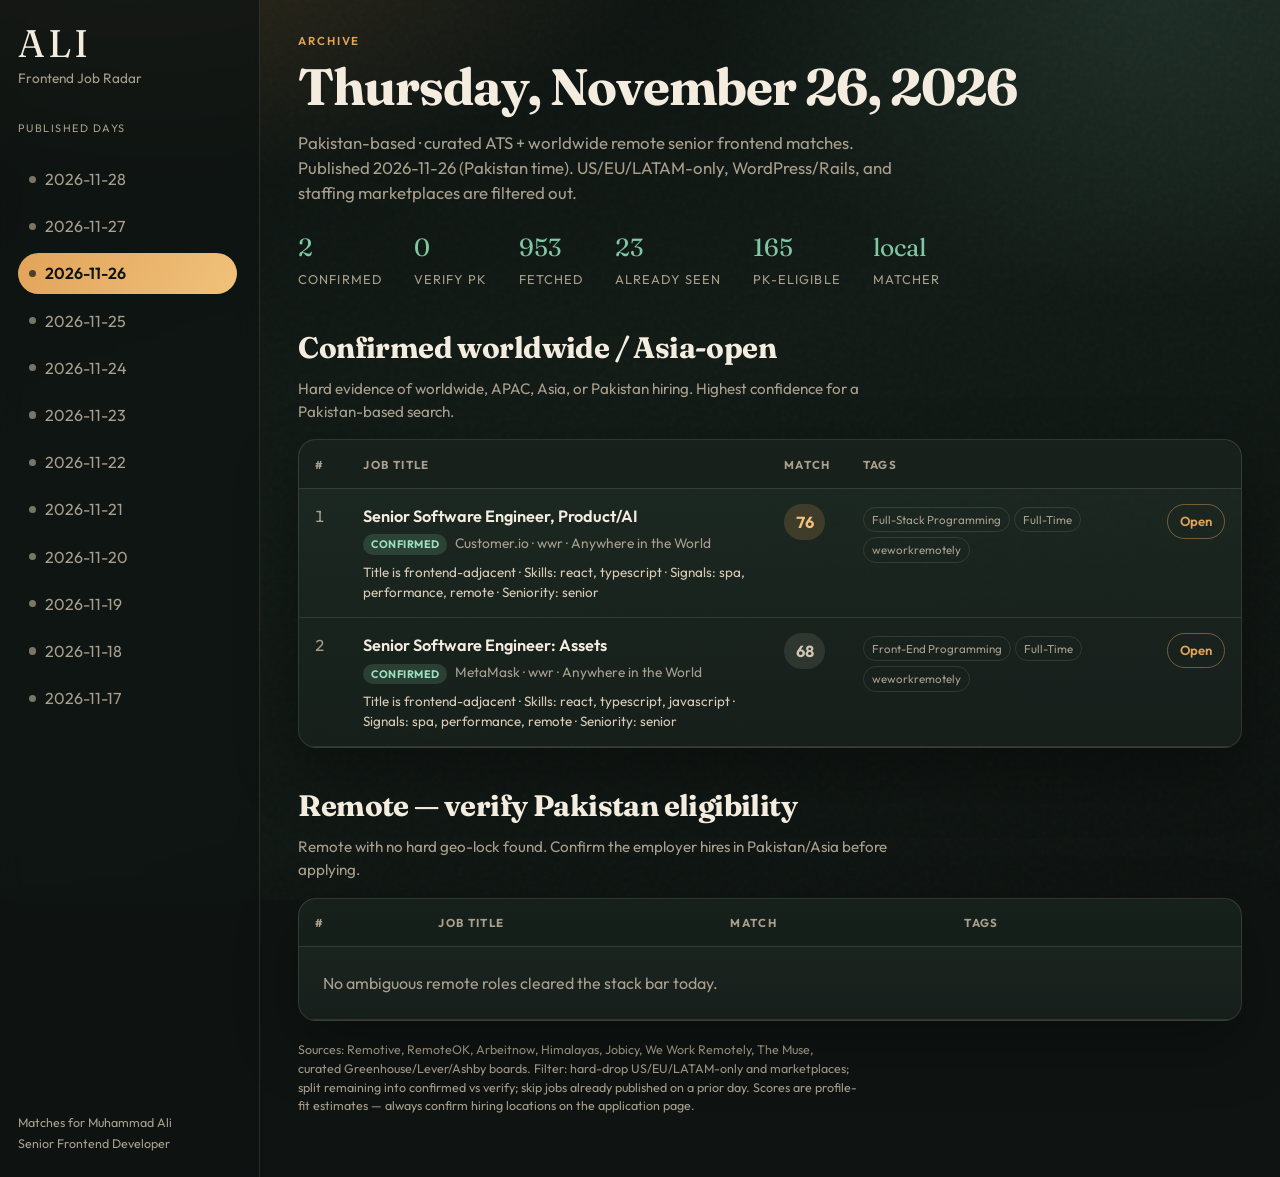
<file: job_finder/days/2026-11-26.html>
<!DOCTYPE html>
<html lang="en">
<head>
  <meta charset="utf-8" />
  <meta name="viewport" content="width=device-width, initial-scale=1" />
  <title>Ali · Daily Frontend Roles · 2026-11-26</title>
  <meta name="description" content="Pakistan-based · curated ATS + worldwide remote senior frontend matches" />
  <link rel="preconnect" href="https://fonts.googleapis.com" />
  <link rel="preconnect" href="https://fonts.gstatic.com" crossorigin />
  <link href="https://fonts.googleapis.com/css2?family=Outfit:wght@400;500;600;700&family=Fraunces:opsz,wght@9..144,500;9..144,700&display=swap" rel="stylesheet" />
  <link rel="stylesheet" href="../assets/styles.css" />
  <link rel="canonical" href="https://alishah151.github.io/public_pages/job_finder/days/2026-11-26.html" />
</head>
<body>
  <div class="atmosphere" aria-hidden="true"></div>
  <div class="layout">
    
<aside class="sidebar">
  <div class="brand">
    <p class="brand-mark">ALI</p>
    <p class="brand-sub">Frontend Job Radar</p>
  </div>
  <p class="nav-label">Published days</p>
  <nav class="date-nav" aria-label="Archive by date">
    <a class="nav-item" href="../index.html"><span class="nav-dot"></span>2026-11-28</a>
<a class="nav-item" href="../days/2026-11-27.html"><span class="nav-dot"></span>2026-11-27</a>
<a class="nav-item active" href="../days/2026-11-26.html"><span class="nav-dot"></span>2026-11-26</a>
<a class="nav-item" href="../days/2026-11-25.html"><span class="nav-dot"></span>2026-11-25</a>
<a class="nav-item" href="../days/2026-11-24.html"><span class="nav-dot"></span>2026-11-24</a>
<a class="nav-item" href="../days/2026-11-23.html"><span class="nav-dot"></span>2026-11-23</a>
<a class="nav-item" href="../days/2026-11-22.html"><span class="nav-dot"></span>2026-11-22</a>
<a class="nav-item" href="../days/2026-11-21.html"><span class="nav-dot"></span>2026-11-21</a>
<a class="nav-item" href="../days/2026-11-20.html"><span class="nav-dot"></span>2026-11-20</a>
<a class="nav-item" href="../days/2026-11-19.html"><span class="nav-dot"></span>2026-11-19</a>
<a class="nav-item" href="../days/2026-11-18.html"><span class="nav-dot"></span>2026-11-18</a>
<a class="nav-item" href="../days/2026-11-17.html"><span class="nav-dot"></span>2026-11-17</a>
  </nav>
  <footer class="sidebar-foot">
    <p>Matches for Muhammad Ali</p>
    <p>Senior Frontend Developer</p>
  </footer>
</aside>
    <main class="main">
      <header class="hero">
        <p class="eyebrow">Archive</p>
        <h1>Thursday, November 26, 2026</h1>
        <p class="lede">Pakistan-based · curated ATS + worldwide remote senior frontend matches. Published 2026-11-26 (Pakistan time). US/EU/LATAM-only, WordPress/Rails, and staffing marketplaces are filtered out.</p>
        <div class="stats">
          <div><span class="stat-num">2</span><span class="stat-label">confirmed</span></div>
          <div><span class="stat-num">0</span><span class="stat-label">verify PK</span></div>
          <div><span class="stat-num">953</span><span class="stat-label">fetched</span></div>
          <div><span class="stat-num">23</span><span class="stat-label">already seen</span></div>
          <div><span class="stat-num">165</span><span class="stat-label">PK-eligible</span></div>
          <div><span class="stat-num">local</span><span class="stat-label">matcher</span></div>
        </div>
      </header>

      
<section class="tier-section" aria-labelledby="tier-confirmed">
  <div class="tier-head">
    <h2 id="tier-confirmed">Confirmed worldwide / Asia-open</h2>
    <p>Hard evidence of worldwide, APAC, Asia, or Pakistan hiring. Highest confidence for a Pakistan-based search.</p>
  </div>
  <div class="table-wrap" aria-label="Confirmed worldwide / Asia-open">
    <table>
      <thead>
        <tr>
          <th>#</th>
          <th>Job title</th>
          <th>Match</th>
          <th>Tags</th>
          <th></th>
        </tr>
      </thead>
      <tbody>
        <tr id="wwr-customer-io-senior-software-engineer-product-ai-https-weworkremotely-com-rem">
  <td class="col-rank">1</td>
  <td class="col-title">
    <a href="https://weworkremotely.com/remote-jobs/customer-io-senior-software-engineer-product-ai" target="_blank" rel="noopener noreferrer">Senior Software Engineer, Product/AI</a>
    <div class="meta"><span class="badge badge-confirmed">Confirmed</span> Customer.io · wwr · Anywhere in the World</div>
    <div class="reason">Title is frontend-adjacent · Skills: react, typescript · Signals: spa, performance, remote · Seniority: senior</div>
    
  </td>
  <td class="col-score"><span class="score score-mid">76</span></td>
  <td class="col-tags"><span class="tag">Full-Stack Programming</span><span class="tag">Full-Time</span><span class="tag">weworkremotely</span></td>
  <td class="col-link"><a class="open" href="https://weworkremotely.com/remote-jobs/customer-io-senior-software-engineer-product-ai" target="_blank" rel="noopener noreferrer">Open</a></td>
</tr>
<tr id="wwr-metamask-senior-software-engineer-assets-https-weworkremotely-com-remote-job">
  <td class="col-rank">2</td>
  <td class="col-title">
    <a href="https://weworkremotely.com/remote-jobs/metamask-senior-software-engineer-assets" target="_blank" rel="noopener noreferrer">Senior Software Engineer: Assets</a>
    <div class="meta"><span class="badge badge-confirmed">Confirmed</span> MetaMask · wwr · Anywhere in the World</div>
    <div class="reason">Title is frontend-adjacent · Skills: react, typescript, javascript · Signals: spa, performance, remote · Seniority: senior</div>
    
  </td>
  <td class="col-score"><span class="score score-ok">68</span></td>
  <td class="col-tags"><span class="tag">Front-End Programming</span><span class="tag">Full-Time</span><span class="tag">weworkremotely</span></td>
  <td class="col-link"><a class="open" href="https://weworkremotely.com/remote-jobs/metamask-senior-software-engineer-assets" target="_blank" rel="noopener noreferrer">Open</a></td>
</tr>
      </tbody>
    </table>
  </div>
</section>

      
<section class="tier-section" aria-labelledby="tier-verify">
  <div class="tier-head">
    <h2 id="tier-verify">Remote — verify Pakistan eligibility</h2>
    <p>Remote with no hard geo-lock found. Confirm the employer hires in Pakistan/Asia before applying.</p>
  </div>
  <div class="table-wrap" aria-label="Remote — verify Pakistan eligibility">
    <table>
      <thead>
        <tr>
          <th>#</th>
          <th>Job title</th>
          <th>Match</th>
          <th>Tags</th>
          <th></th>
        </tr>
      </thead>
      <tbody>
        <tr><td colspan="5" class="empty">No ambiguous remote roles cleared the stack bar today.</td></tr>
      </tbody>
    </table>
  </div>
</section>

      <p class="disclaimer">Sources: Remotive, RemoteOK, Arbeitnow, Himalayas, Jobicy, We Work Remotely, The Muse, curated Greenhouse/Lever/Ashby boards. Filter: hard-drop US/EU/LATAM-only and marketplaces; split remaining into confirmed vs verify; skip jobs already published on a prior day. Scores are profile-fit estimates — always confirm hiring locations on the application page.</p>
    </main>
  </div>
</body>
</html>
</file>
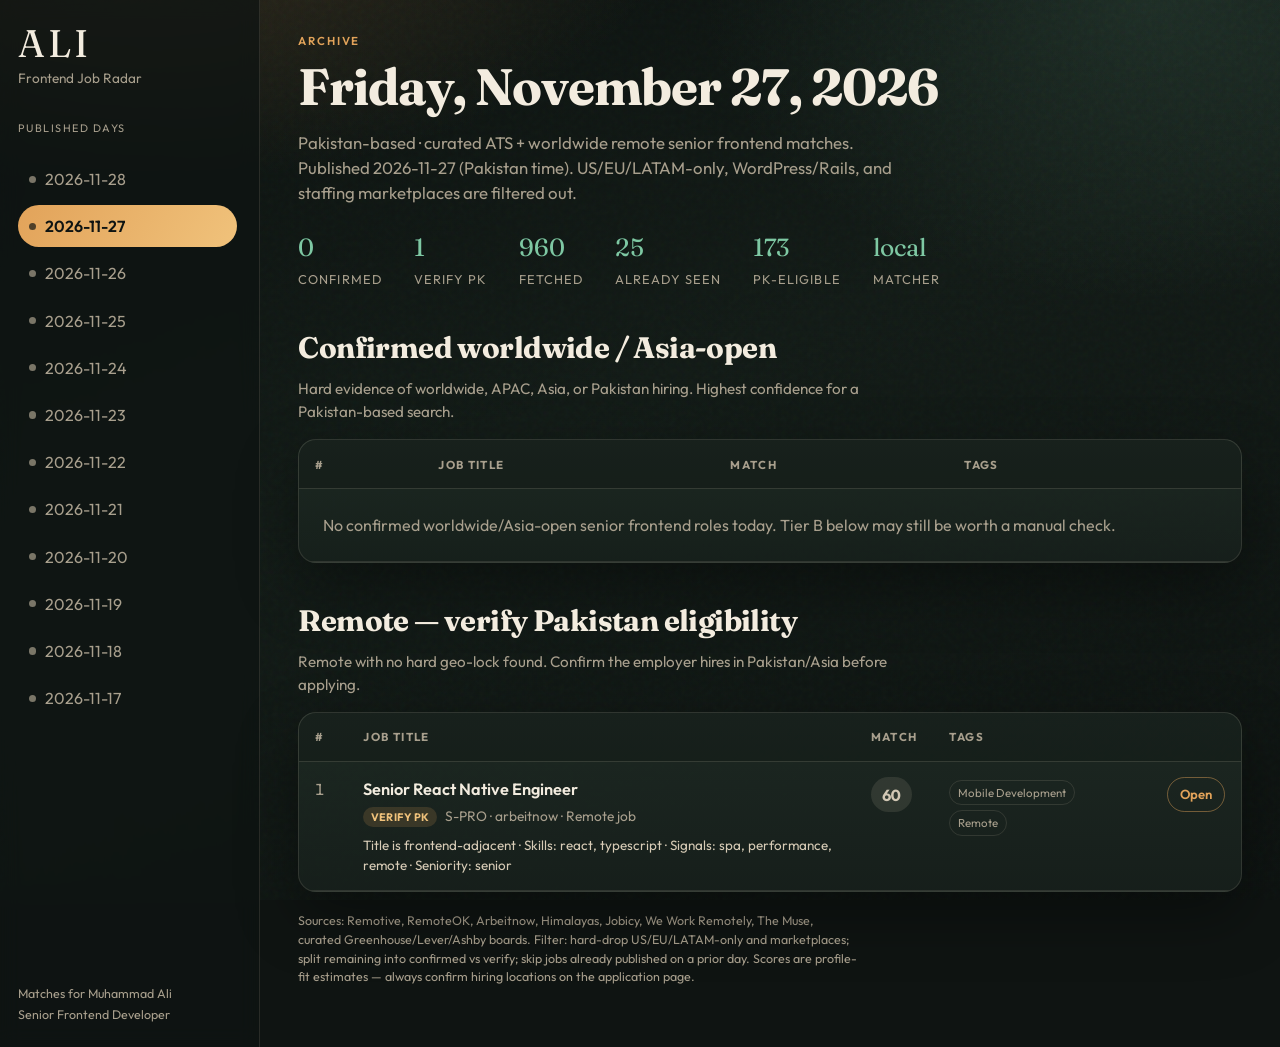
<file: job_finder/days/2026-11-27.html>
<!DOCTYPE html>
<html lang="en">
<head>
  <meta charset="utf-8" />
  <meta name="viewport" content="width=device-width, initial-scale=1" />
  <title>Ali · Daily Frontend Roles · 2026-11-27</title>
  <meta name="description" content="Pakistan-based · curated ATS + worldwide remote senior frontend matches" />
  <link rel="preconnect" href="https://fonts.googleapis.com" />
  <link rel="preconnect" href="https://fonts.gstatic.com" crossorigin />
  <link href="https://fonts.googleapis.com/css2?family=Outfit:wght@400;500;600;700&family=Fraunces:opsz,wght@9..144,500;9..144,700&display=swap" rel="stylesheet" />
  <link rel="stylesheet" href="../assets/styles.css" />
  <link rel="canonical" href="https://alishah151.github.io/public_pages/job_finder/days/2026-11-27.html" />
</head>
<body>
  <div class="atmosphere" aria-hidden="true"></div>
  <div class="layout">
    
<aside class="sidebar">
  <div class="brand">
    <p class="brand-mark">ALI</p>
    <p class="brand-sub">Frontend Job Radar</p>
  </div>
  <p class="nav-label">Published days</p>
  <nav class="date-nav" aria-label="Archive by date">
    <a class="nav-item" href="../index.html"><span class="nav-dot"></span>2026-11-28</a>
<a class="nav-item active" href="../days/2026-11-27.html"><span class="nav-dot"></span>2026-11-27</a>
<a class="nav-item" href="../days/2026-11-26.html"><span class="nav-dot"></span>2026-11-26</a>
<a class="nav-item" href="../days/2026-11-25.html"><span class="nav-dot"></span>2026-11-25</a>
<a class="nav-item" href="../days/2026-11-24.html"><span class="nav-dot"></span>2026-11-24</a>
<a class="nav-item" href="../days/2026-11-23.html"><span class="nav-dot"></span>2026-11-23</a>
<a class="nav-item" href="../days/2026-11-22.html"><span class="nav-dot"></span>2026-11-22</a>
<a class="nav-item" href="../days/2026-11-21.html"><span class="nav-dot"></span>2026-11-21</a>
<a class="nav-item" href="../days/2026-11-20.html"><span class="nav-dot"></span>2026-11-20</a>
<a class="nav-item" href="../days/2026-11-19.html"><span class="nav-dot"></span>2026-11-19</a>
<a class="nav-item" href="../days/2026-11-18.html"><span class="nav-dot"></span>2026-11-18</a>
<a class="nav-item" href="../days/2026-11-17.html"><span class="nav-dot"></span>2026-11-17</a>
  </nav>
  <footer class="sidebar-foot">
    <p>Matches for Muhammad Ali</p>
    <p>Senior Frontend Developer</p>
  </footer>
</aside>
    <main class="main">
      <header class="hero">
        <p class="eyebrow">Archive</p>
        <h1>Friday, November 27, 2026</h1>
        <p class="lede">Pakistan-based · curated ATS + worldwide remote senior frontend matches. Published 2026-11-27 (Pakistan time). US/EU/LATAM-only, WordPress/Rails, and staffing marketplaces are filtered out.</p>
        <div class="stats">
          <div><span class="stat-num">0</span><span class="stat-label">confirmed</span></div>
          <div><span class="stat-num">1</span><span class="stat-label">verify PK</span></div>
          <div><span class="stat-num">960</span><span class="stat-label">fetched</span></div>
          <div><span class="stat-num">25</span><span class="stat-label">already seen</span></div>
          <div><span class="stat-num">173</span><span class="stat-label">PK-eligible</span></div>
          <div><span class="stat-num">local</span><span class="stat-label">matcher</span></div>
        </div>
      </header>

      
<section class="tier-section" aria-labelledby="tier-confirmed">
  <div class="tier-head">
    <h2 id="tier-confirmed">Confirmed worldwide / Asia-open</h2>
    <p>Hard evidence of worldwide, APAC, Asia, or Pakistan hiring. Highest confidence for a Pakistan-based search.</p>
  </div>
  <div class="table-wrap" aria-label="Confirmed worldwide / Asia-open">
    <table>
      <thead>
        <tr>
          <th>#</th>
          <th>Job title</th>
          <th>Match</th>
          <th>Tags</th>
          <th></th>
        </tr>
      </thead>
      <tbody>
        <tr><td colspan="5" class="empty">No confirmed worldwide/Asia-open senior frontend roles today. Tier B below may still be worth a manual check.</td></tr>
      </tbody>
    </table>
  </div>
</section>

      
<section class="tier-section" aria-labelledby="tier-verify">
  <div class="tier-head">
    <h2 id="tier-verify">Remote — verify Pakistan eligibility</h2>
    <p>Remote with no hard geo-lock found. Confirm the employer hires in Pakistan/Asia before applying.</p>
  </div>
  <div class="table-wrap" aria-label="Remote — verify Pakistan eligibility">
    <table>
      <thead>
        <tr>
          <th>#</th>
          <th>Job title</th>
          <th>Match</th>
          <th>Tags</th>
          <th></th>
        </tr>
      </thead>
      <tbody>
        <tr id="arbeitnow-s-pro-senior-react-native-engineer-remote-senior-react-native-engineer">
  <td class="col-rank">1</td>
  <td class="col-title">
    <a href="https://www.arbeitnow.ch/jobs/companies/s-pro/remote-senior-react-native-engineer-zurich-397105" target="_blank" rel="noopener noreferrer">Senior React Native Engineer</a>
    <div class="meta"><span class="badge badge-verify">Verify PK</span> S-PRO · arbeitnow · Remote job</div>
    <div class="reason">Title is frontend-adjacent · Skills: react, typescript · Signals: spa, performance, remote · Seniority: senior</div>
    
  </td>
  <td class="col-score"><span class="score score-ok">60</span></td>
  <td class="col-tags"><span class="tag">Mobile Development</span><span class="tag">Remote</span></td>
  <td class="col-link"><a class="open" href="https://www.arbeitnow.ch/jobs/companies/s-pro/remote-senior-react-native-engineer-zurich-397105" target="_blank" rel="noopener noreferrer">Open</a></td>
</tr>
      </tbody>
    </table>
  </div>
</section>

      <p class="disclaimer">Sources: Remotive, RemoteOK, Arbeitnow, Himalayas, Jobicy, We Work Remotely, The Muse, curated Greenhouse/Lever/Ashby boards. Filter: hard-drop US/EU/LATAM-only and marketplaces; split remaining into confirmed vs verify; skip jobs already published on a prior day. Scores are profile-fit estimates — always confirm hiring locations on the application page.</p>
    </main>
  </div>
</body>
</html>
</file>
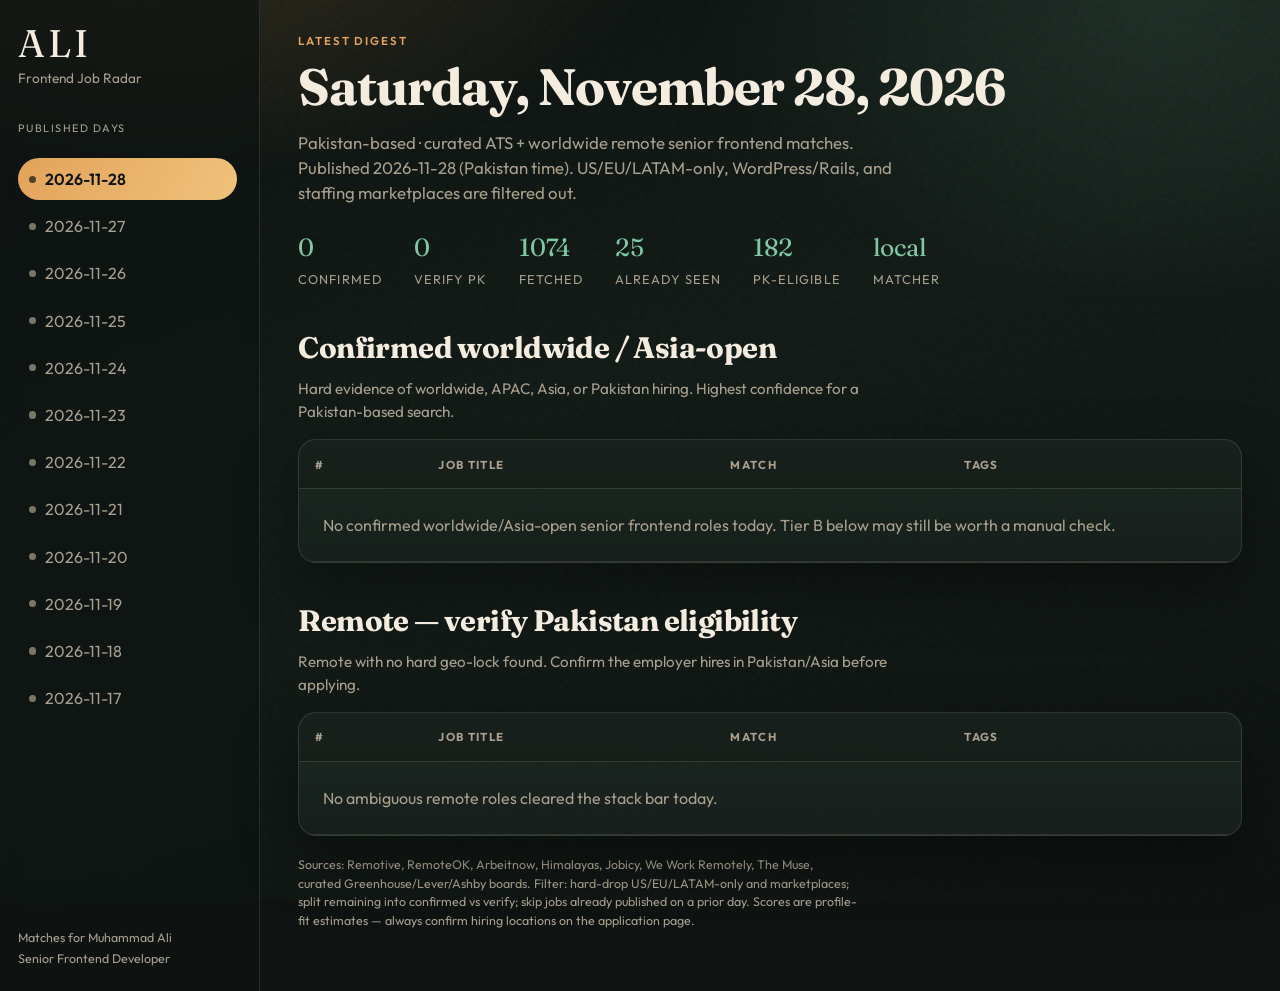
<file: job_finder/days/2026-11-28.html>
<!DOCTYPE html>
<html lang="en">
<head>
  <meta charset="utf-8" />
  <meta name="viewport" content="width=device-width, initial-scale=1" />
  <title>Ali · Daily Frontend Roles · 2026-11-28</title>
  <meta name="description" content="Pakistan-based · curated ATS + worldwide remote senior frontend matches" />
  <link rel="preconnect" href="https://fonts.googleapis.com" />
  <link rel="preconnect" href="https://fonts.gstatic.com" crossorigin />
  <link href="https://fonts.googleapis.com/css2?family=Outfit:wght@400;500;600;700&family=Fraunces:opsz,wght@9..144,500;9..144,700&display=swap" rel="stylesheet" />
  <link rel="stylesheet" href="../assets/styles.css" />
  <link rel="canonical" href="https://alishah151.github.io/public_pages/job_finder/days/2026-11-28.html" />
</head>
<body>
  <div class="atmosphere" aria-hidden="true"></div>
  <div class="layout">
    
<aside class="sidebar">
  <div class="brand">
    <p class="brand-mark">ALI</p>
    <p class="brand-sub">Frontend Job Radar</p>
  </div>
  <p class="nav-label">Published days</p>
  <nav class="date-nav" aria-label="Archive by date">
    <a class="nav-item active" href="../index.html"><span class="nav-dot"></span>2026-11-28</a>
<a class="nav-item" href="../days/2026-11-27.html"><span class="nav-dot"></span>2026-11-27</a>
<a class="nav-item" href="../days/2026-11-26.html"><span class="nav-dot"></span>2026-11-26</a>
<a class="nav-item" href="../days/2026-11-25.html"><span class="nav-dot"></span>2026-11-25</a>
<a class="nav-item" href="../days/2026-11-24.html"><span class="nav-dot"></span>2026-11-24</a>
<a class="nav-item" href="../days/2026-11-23.html"><span class="nav-dot"></span>2026-11-23</a>
<a class="nav-item" href="../days/2026-11-22.html"><span class="nav-dot"></span>2026-11-22</a>
<a class="nav-item" href="../days/2026-11-21.html"><span class="nav-dot"></span>2026-11-21</a>
<a class="nav-item" href="../days/2026-11-20.html"><span class="nav-dot"></span>2026-11-20</a>
<a class="nav-item" href="../days/2026-11-19.html"><span class="nav-dot"></span>2026-11-19</a>
<a class="nav-item" href="../days/2026-11-18.html"><span class="nav-dot"></span>2026-11-18</a>
<a class="nav-item" href="../days/2026-11-17.html"><span class="nav-dot"></span>2026-11-17</a>
  </nav>
  <footer class="sidebar-foot">
    <p>Matches for Muhammad Ali</p>
    <p>Senior Frontend Developer</p>
  </footer>
</aside>
    <main class="main">
      <header class="hero">
        <p class="eyebrow">Latest digest</p>
        <h1>Saturday, November 28, 2026</h1>
        <p class="lede">Pakistan-based · curated ATS + worldwide remote senior frontend matches. Published 2026-11-28 (Pakistan time). US/EU/LATAM-only, WordPress/Rails, and staffing marketplaces are filtered out.</p>
        <div class="stats">
          <div><span class="stat-num">0</span><span class="stat-label">confirmed</span></div>
          <div><span class="stat-num">0</span><span class="stat-label">verify PK</span></div>
          <div><span class="stat-num">1074</span><span class="stat-label">fetched</span></div>
          <div><span class="stat-num">25</span><span class="stat-label">already seen</span></div>
          <div><span class="stat-num">182</span><span class="stat-label">PK-eligible</span></div>
          <div><span class="stat-num">local</span><span class="stat-label">matcher</span></div>
        </div>
      </header>

      
<section class="tier-section" aria-labelledby="tier-confirmed">
  <div class="tier-head">
    <h2 id="tier-confirmed">Confirmed worldwide / Asia-open</h2>
    <p>Hard evidence of worldwide, APAC, Asia, or Pakistan hiring. Highest confidence for a Pakistan-based search.</p>
  </div>
  <div class="table-wrap" aria-label="Confirmed worldwide / Asia-open">
    <table>
      <thead>
        <tr>
          <th>#</th>
          <th>Job title</th>
          <th>Match</th>
          <th>Tags</th>
          <th></th>
        </tr>
      </thead>
      <tbody>
        <tr><td colspan="5" class="empty">No confirmed worldwide/Asia-open senior frontend roles today. Tier B below may still be worth a manual check.</td></tr>
      </tbody>
    </table>
  </div>
</section>

      
<section class="tier-section" aria-labelledby="tier-verify">
  <div class="tier-head">
    <h2 id="tier-verify">Remote — verify Pakistan eligibility</h2>
    <p>Remote with no hard geo-lock found. Confirm the employer hires in Pakistan/Asia before applying.</p>
  </div>
  <div class="table-wrap" aria-label="Remote — verify Pakistan eligibility">
    <table>
      <thead>
        <tr>
          <th>#</th>
          <th>Job title</th>
          <th>Match</th>
          <th>Tags</th>
          <th></th>
        </tr>
      </thead>
      <tbody>
        <tr><td colspan="5" class="empty">No ambiguous remote roles cleared the stack bar today.</td></tr>
      </tbody>
    </table>
  </div>
</section>

      <p class="disclaimer">Sources: Remotive, RemoteOK, Arbeitnow, Himalayas, Jobicy, We Work Remotely, The Muse, curated Greenhouse/Lever/Ashby boards. Filter: hard-drop US/EU/LATAM-only and marketplaces; split remaining into confirmed vs verify; skip jobs already published on a prior day. Scores are profile-fit estimates — always confirm hiring locations on the application page.</p>
    </main>
  </div>
</body>
</html>
</file>
<file: job_finder/assets/styles.css>
:root {
  --ink: #0f1412;
  --panel: #17201c;
  --panel-2: #1e2a24;
  --line: rgba(232, 220, 196, 0.12);
  --text: #f3ecdf;
  --muted: #a89f8d;
  --accent: #e2a35a;
  --accent-2: #7ec8a3;
  --danger: #d9786a;
  --shadow: 0 24px 60px rgba(0, 0, 0, 0.35);
  --radius: 18px;
  --font-display: "Fraunces", Georgia, serif;
  --font-body: "Outfit", "Segoe UI", sans-serif;
}

* {
  box-sizing: border-box;
}

html,
body {
  margin: 0;
  min-height: 100%;
}

body {
  font-family: var(--font-body);
  color: var(--text);
  background: var(--ink);
  line-height: 1.5;
}

a {
  color: inherit;
  text-decoration: none;
}

.atmosphere {
  position: fixed;
  inset: 0;
  pointer-events: none;
  background:
    radial-gradient(1000px 500px at 10% -10%, rgba(226, 163, 90, 0.18), transparent 55%),
    radial-gradient(900px 600px at 90% 0%, rgba(126, 200, 163, 0.12), transparent 50%),
    linear-gradient(160deg, #0c110f 0%, #121a16 45%, #0d1210 100%);
  z-index: 0;
}

.atmosphere::after {
  content: "";
  position: absolute;
  inset: 0;
  opacity: 0.35;
  background-image: url("data:image/svg+xml,%3Csvg viewBox='0 0 200 200' xmlns='http://www.w3.org/2000/svg'%3E%3Cfilter id='n'%3E%3CfeTurbulence type='fractalNoise' baseFrequency='0.85' numOctaves='4' stitchTiles='stitch'/%3E%3C/filter%3E%3Crect width='100%25' height='100%25' filter='url(%23n)' opacity='0.45'/%3E%3C/svg%3E");
  mix-blend-mode: soft-light;
}

.layout {
  position: relative;
  z-index: 1;
  display: grid;
  grid-template-columns: 260px minmax(0, 1fr);
  min-height: 100vh;
}

.sidebar {
  border-right: 1px solid var(--line);
  background: rgba(15, 20, 18, 0.72);
  backdrop-filter: blur(10px);
  padding: 1.5rem 1.1rem 1.25rem;
  display: flex;
  flex-direction: column;
  gap: 1rem;
}

.brand-mark {
  margin: 0;
  font-family: var(--font-display);
  font-size: 2.4rem;
  letter-spacing: 0.08em;
  line-height: 1;
}

.brand-sub {
  margin: 0.35rem 0 0;
  color: var(--muted);
  font-size: 0.85rem;
}

.nav-label {
  margin: 1rem 0 0.35rem;
  text-transform: uppercase;
  letter-spacing: 0.14em;
  font-size: 0.68rem;
  color: var(--muted);
}

.date-nav {
  display: flex;
  flex-direction: column;
  gap: 0.35rem;
  overflow: auto;
  max-height: calc(100vh - 220px);
  padding-right: 0.25rem;
}

.nav-item {
  display: flex;
  align-items: center;
  gap: 0.55rem;
  padding: 0.55rem 0.7rem;
  border-radius: 999px;
  color: var(--muted);
  transition: background 180ms ease, color 180ms ease, transform 180ms ease;
}

.nav-item:hover {
  color: var(--text);
  background: rgba(226, 163, 90, 0.08);
  transform: translateX(2px);
}

.nav-item.active {
  color: var(--ink);
  background: linear-gradient(120deg, var(--accent), #f0c27b);
  font-weight: 600;
}

.nav-dot {
  width: 0.45rem;
  height: 0.45rem;
  border-radius: 50%;
  background: currentColor;
  opacity: 0.7;
}

.sidebar-foot {
  margin-top: auto;
  color: var(--muted);
  font-size: 0.78rem;
}

.sidebar-foot p {
  margin: 0.15rem 0;
}

.main {
  padding: 2rem clamp(1.2rem, 3vw, 3rem) 3rem;
}

.hero {
  max-width: 920px;
  animation: rise 700ms ease both;
}

.eyebrow {
  margin: 0 0 0.6rem;
  color: var(--accent);
  text-transform: uppercase;
  letter-spacing: 0.16em;
  font-size: 0.72rem;
  font-weight: 600;
}

.hero h1 {
  margin: 0;
  font-family: var(--font-display);
  font-size: clamp(2rem, 4vw, 3.4rem);
  font-weight: 700;
  letter-spacing: -0.02em;
  line-height: 1.1;
}

.lede {
  margin: 0.9rem 0 0;
  color: var(--muted);
  max-width: 54ch;
  font-size: 1.05rem;
}

.stats {
  display: flex;
  flex-wrap: wrap;
  gap: 1.25rem 2rem;
  margin-top: 1.5rem;
}

.stat-num {
  display: block;
  font-family: var(--font-display);
  font-size: 1.55rem;
  color: var(--accent-2);
}

.stat-label {
  color: var(--muted);
  font-size: 0.8rem;
  text-transform: uppercase;
  letter-spacing: 0.08em;
}

.tier-section {
  margin-top: 2.25rem;
  animation: rise 900ms ease both;
}

.tier-head h2 {
  margin: 0;
  font-family: var(--font-display);
  font-size: clamp(1.35rem, 2.4vw, 1.85rem);
  letter-spacing: -0.02em;
}

.tier-head p {
  margin: 0.45rem 0 0;
  color: var(--muted);
  max-width: 62ch;
  font-size: 0.95rem;
}

.table-wrap {
  margin-top: 1rem;
  border: 1px solid var(--line);
  border-radius: var(--radius);
  background: linear-gradient(180deg, rgba(30, 42, 36, 0.92), rgba(23, 32, 28, 0.92));
  box-shadow: var(--shadow);
  overflow: auto;
}

.badge {
  display: inline-block;
  margin-right: 0.35rem;
  padding: 0.12rem 0.45rem;
  border-radius: 999px;
  font-size: 0.68rem;
  font-weight: 700;
  letter-spacing: 0.04em;
  text-transform: uppercase;
  vertical-align: middle;
}

.badge-confirmed {
  background: rgba(126, 200, 163, 0.18);
  color: #9be0bd;
}

.badge-verify {
  background: rgba(226, 163, 90, 0.16);
  color: #f0c27b;
}

table {
  width: 100%;
  border-collapse: collapse;
  min-width: 720px;
}

th,
td {
  padding: 0.95rem 1rem;
  text-align: left;
  border-bottom: 1px solid var(--line);
  vertical-align: top;
}

th {
  font-size: 0.72rem;
  text-transform: uppercase;
  letter-spacing: 0.12em;
  color: var(--muted);
  background: rgba(0, 0, 0, 0.18);
  position: sticky;
  top: 0;
}

tbody tr {
  transition: background 160ms ease;
}

tbody tr:hover {
  background: rgba(226, 163, 90, 0.06);
}

.col-rank {
  width: 3rem;
  color: var(--muted);
  font-variant-numeric: tabular-nums;
}

.col-title a {
  font-weight: 600;
  font-size: 1.02rem;
}

.col-title a:hover {
  color: var(--accent);
}

.meta {
  margin-top: 0.25rem;
  color: var(--muted);
  font-size: 0.86rem;
}

.reason {
  margin-top: 0.45rem;
  color: #d7cbb6;
  font-size: 0.84rem;
  max-width: 56ch;
}

.score {
  display: inline-flex;
  min-width: 2.6rem;
  justify-content: center;
  padding: 0.35rem 0.55rem;
  border-radius: 999px;
  font-weight: 700;
  font-variant-numeric: tabular-nums;
}

.score-high {
  background: rgba(126, 200, 163, 0.18);
  color: #9be0bd;
}

.score-mid {
  background: rgba(226, 163, 90, 0.18);
  color: #f0c27b;
}

.score-ok {
  background: rgba(168, 159, 141, 0.16);
  color: #d2c7b4;
}

.tag {
  display: inline-block;
  margin: 0.15rem 0.25rem 0.15rem 0;
  padding: 0.2rem 0.5rem;
  border: 1px solid var(--line);
  border-radius: 999px;
  color: var(--muted);
  font-size: 0.72rem;
}

.open {
  display: inline-block;
  padding: 0.4rem 0.75rem;
  border-radius: 999px;
  border: 1px solid rgba(226, 163, 90, 0.45);
  color: var(--accent);
  font-size: 0.82rem;
  font-weight: 600;
  transition: background 160ms ease, color 160ms ease;
}

.open:hover {
  background: var(--accent);
  color: var(--ink);
}

.apply-docs {
  display: flex;
  flex-wrap: wrap;
  gap: 0.4rem;
  margin-top: 0.45rem;
}

.doc-link {
  display: inline-block;
  padding: 0.22rem 0.55rem;
  border-radius: 999px;
  border: 1px solid rgba(126, 200, 163, 0.45);
  color: var(--accent-2);
  font-size: 0.72rem;
  font-weight: 600;
  transition: background 160ms ease, color 160ms ease;
}

.doc-link:hover {
  background: var(--accent-2);
  color: var(--ink);
}

.empty,
.empty-nav {
  color: var(--muted);
  padding: 1.5rem;
}

.disclaimer {
  margin-top: 1.25rem;
  color: var(--muted);
  font-size: 0.78rem;
  max-width: 70ch;
}

@keyframes rise {
  from {
    opacity: 0;
    transform: translateY(10px);
  }
  to {
    opacity: 1;
    transform: translateY(0);
  }
}

@media (max-width: 900px) {
  .layout {
    grid-template-columns: 1fr;
  }

  .sidebar {
    border-right: 0;
    border-bottom: 1px solid var(--line);
  }

  .date-nav {
    flex-direction: row;
    flex-wrap: wrap;
    max-height: none;
  }

  .nav-item {
    border-radius: 12px;
  }
}
</file>
